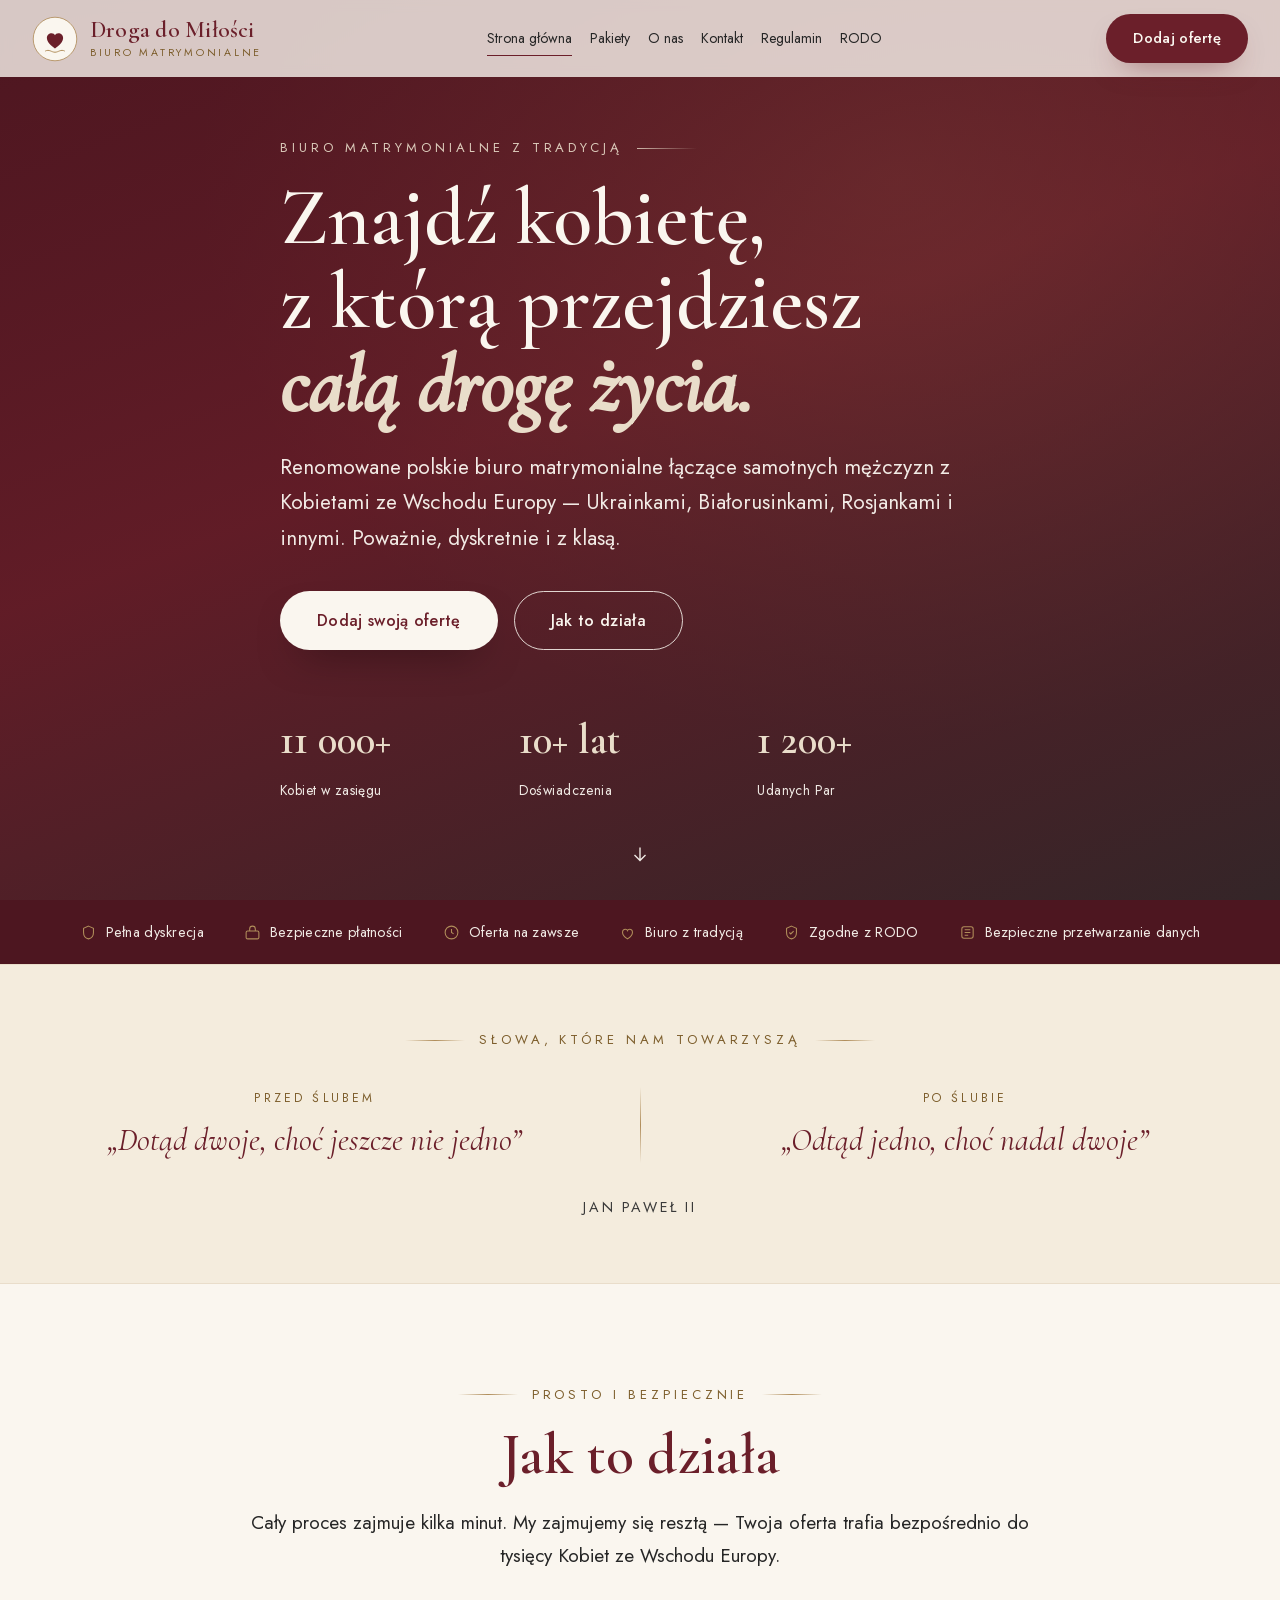
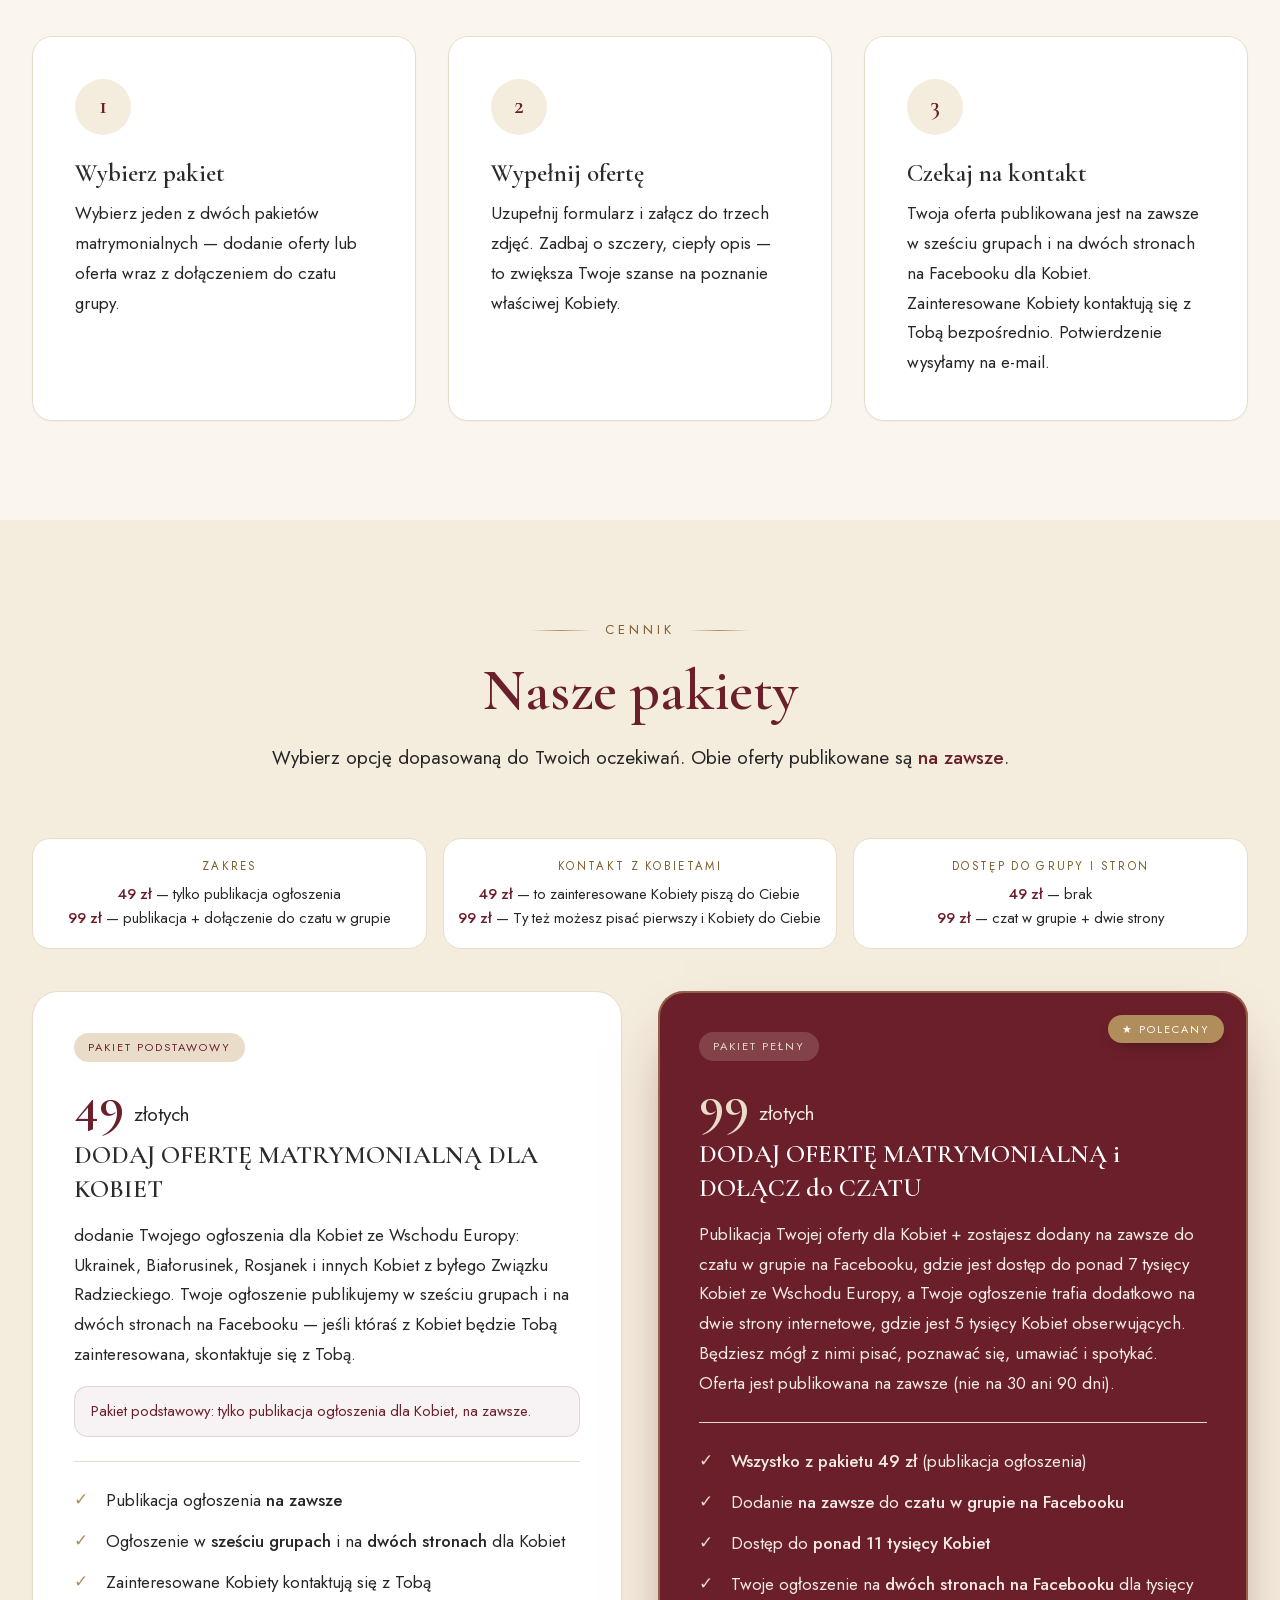
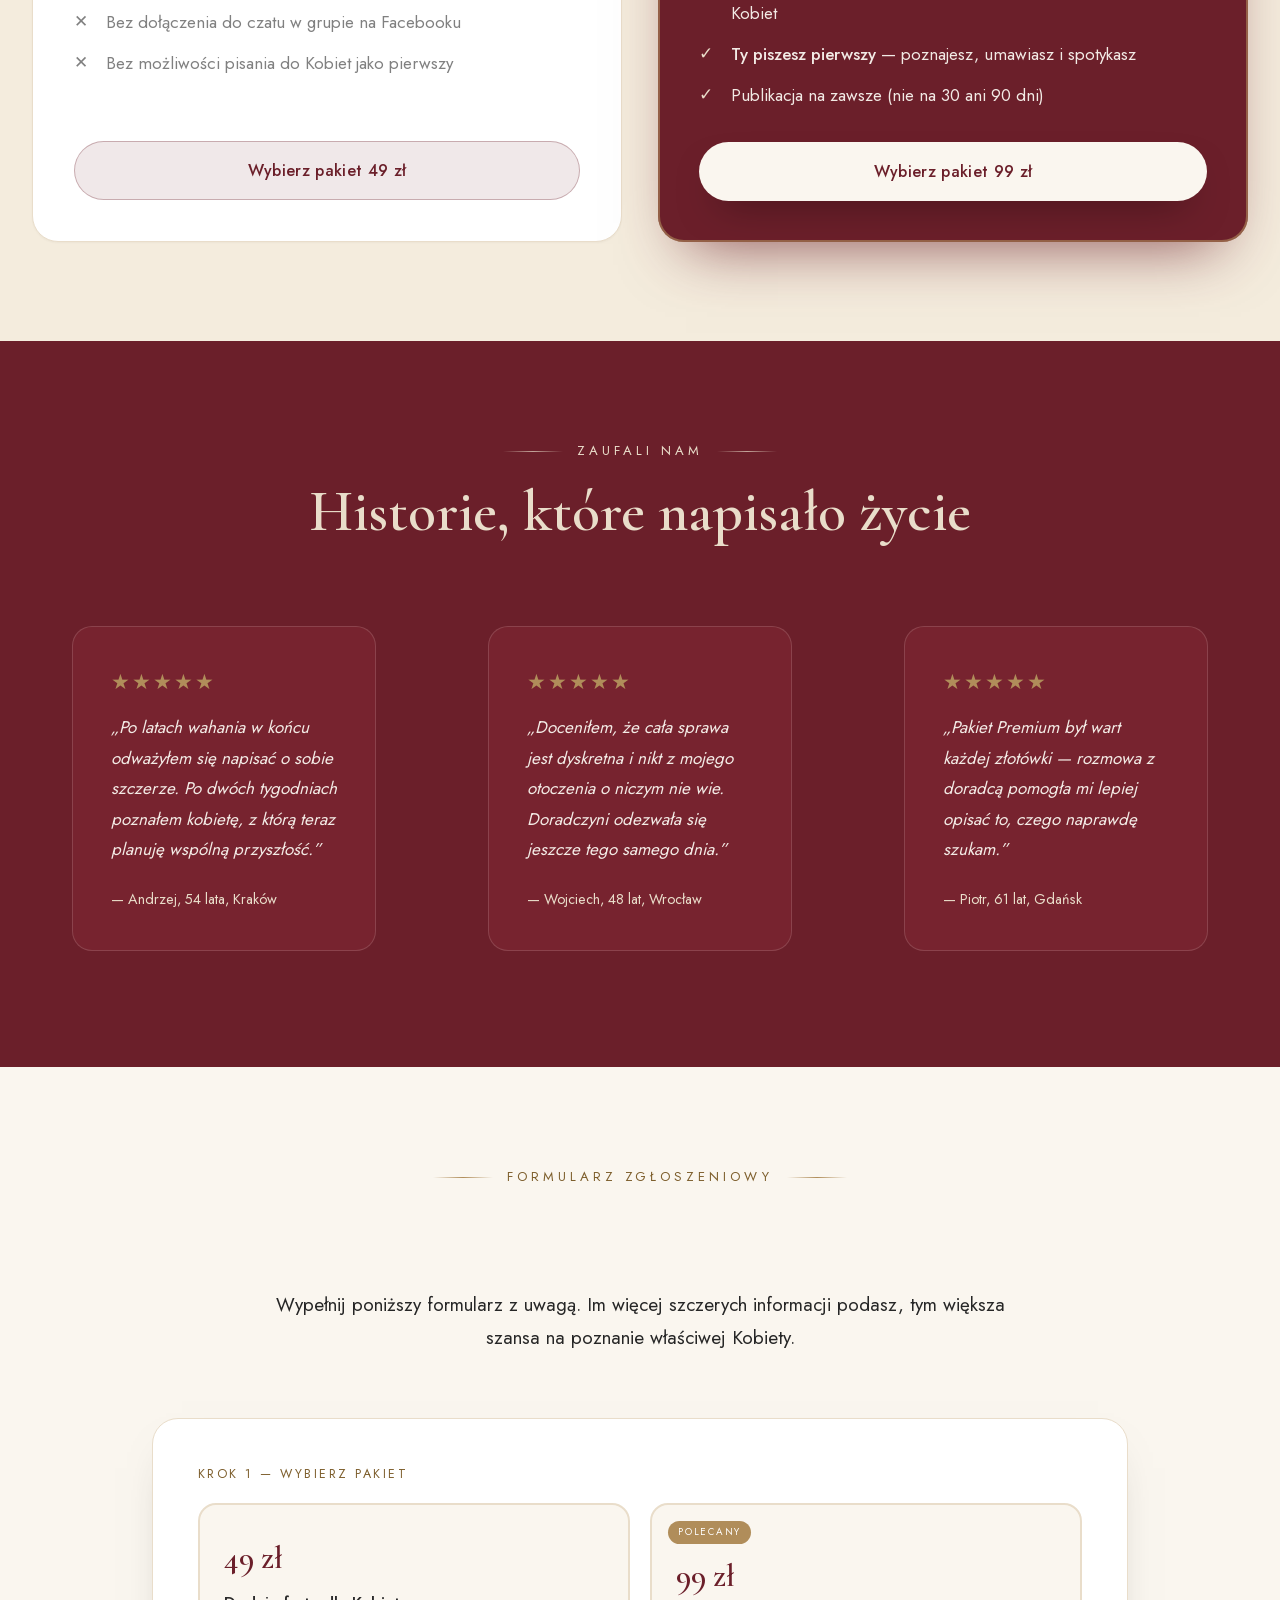
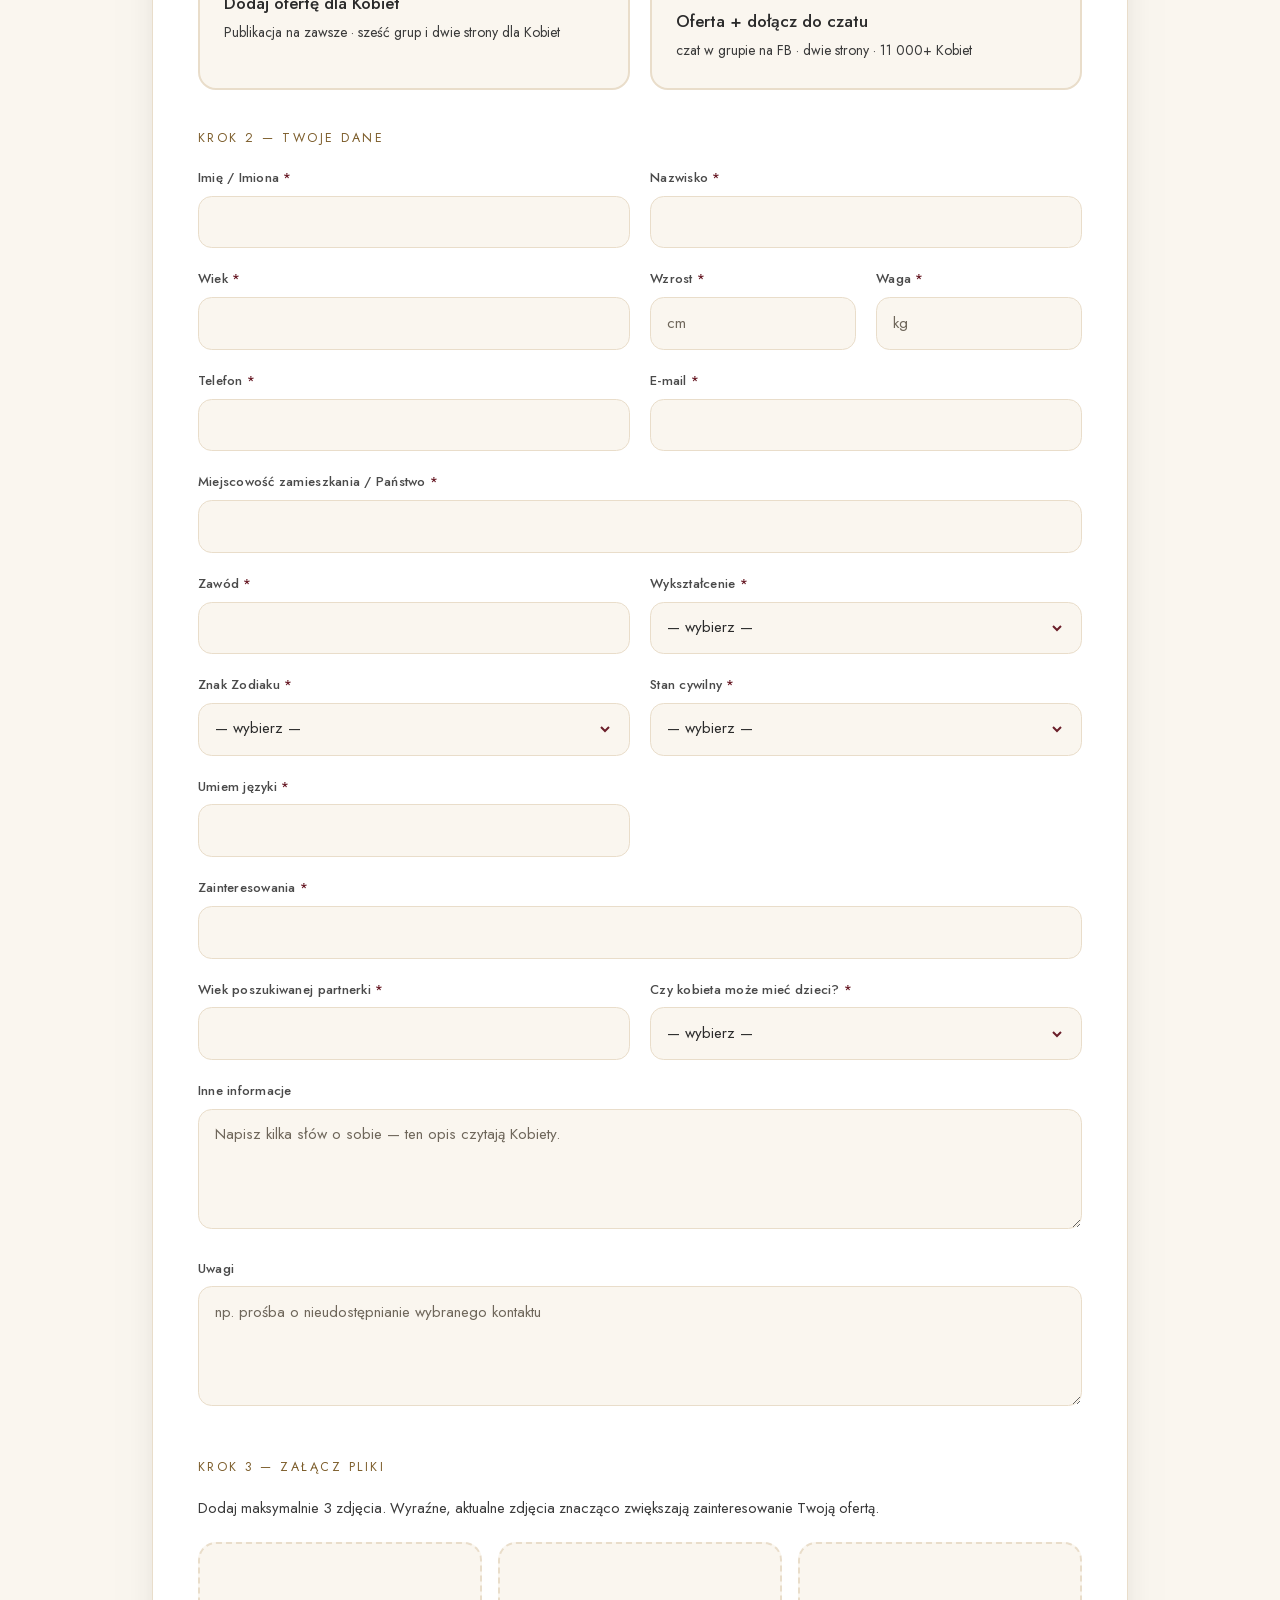
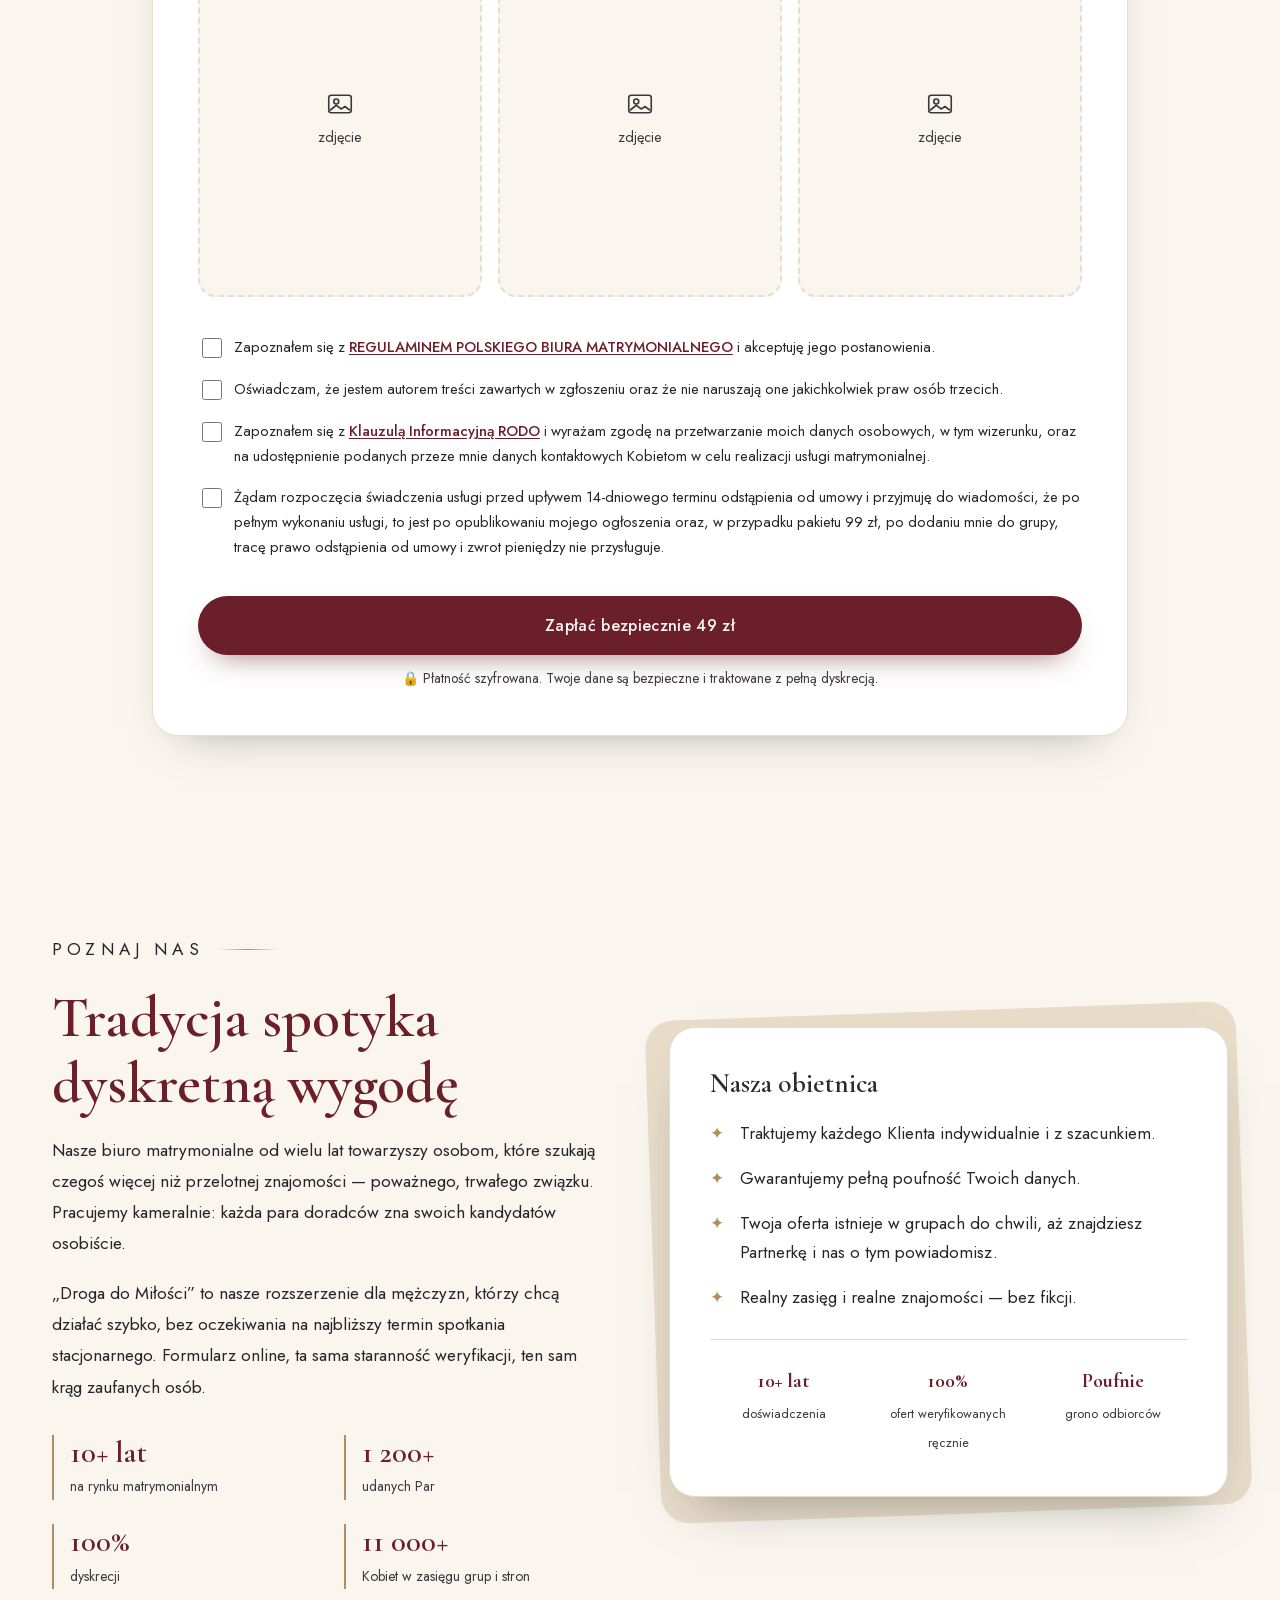
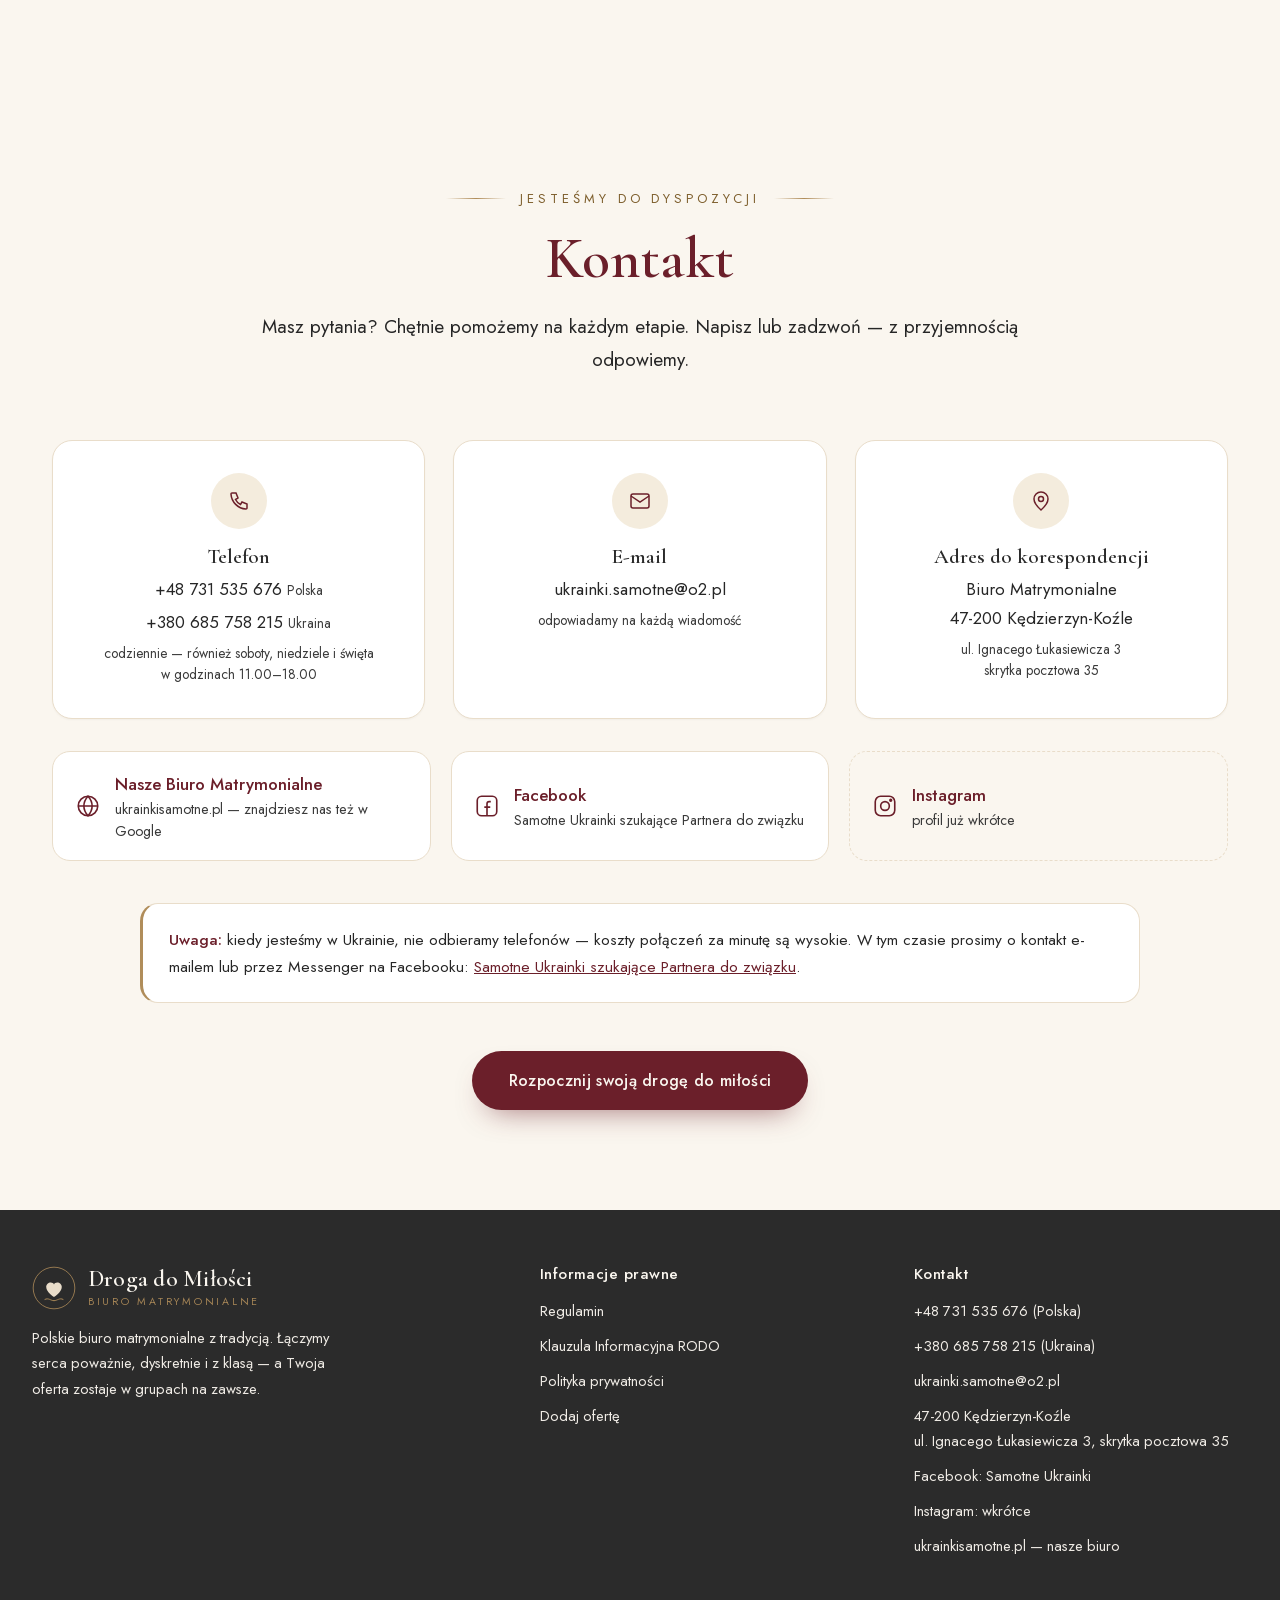
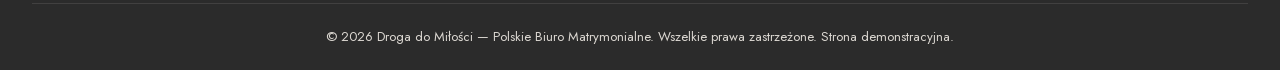
<file: index.html>
<!DOCTYPE html>
<html lang="pl">
<head>
<meta charset="utf-8">
<meta name="viewport" content="width=device-width, initial-scale=1">
<meta name="robots" content="noindex, nofollow">
<title>Droga do Miłości — Polskie Biuro Matrymonialne z Tradycją</title>
<meta name="description" content="Polskie biuro matrymonialne łączące samotnych mężczyzn z Kobietami ze Wschodu Europy. Publikacja oferty na zawsze w sześciu grupach i na dwóch stronach. Pakiety 49 zł i 99 zł.">
<link rel="preload" href="assets/fonts/cormorant-garamond-600-latin.woff2" as="font" type="font/woff2" crossorigin>
<link rel="preload" href="assets/fonts/jost-300-latin.woff2" as="font" type="font/woff2" crossorigin>
<link rel="stylesheet" href="assets/style.css?v=b32b1982">
<link rel="icon" href="data:image/svg+xml,<svg xmlns=%22http://www.w3.org/2000/svg%22 viewBox=%220 0 64 64%22><rect width=%2264%22 height=%2264%22 fill=%22%236B1F2A%22/><path d=%22M32 46s-14-8.6-14-18.2c0-4.8 3.8-8.3 8.2-8.3 2.7 0 5 1.3 5.8 3.4.8-2.1 3.1-3.4 5.8-3.4 4.4 0 8.2 3.5 8.2 8.3C46 37.4 32 46 32 46z%22 fill=%22%23E9DDCA%22/></svg>">
<script>document.documentElement.classList.add('js')</script>
</head>
<body>

<header class="header" id="site-header">
  <div class="wrap header__inner">
    <a class="logo" href="#home" aria-label="Droga do Miłości — Biuro Matrymonialne">
      <svg class="logo__mark" viewBox="0 0 56 56" fill="none" aria-hidden="true">
        <circle cx="28" cy="28" r="26.5" fill="#FAF6EF" stroke="#B08D5A" stroke-width="1"/>
        <path d="M28 39.5s-9.9-6-9.9-12.7c0-3.3 2.7-5.8 5.8-5.8 1.9 0 3.5.9 4.1 2.4.6-1.5 2.2-2.4 4.1-2.4 3.1 0 5.8 2.5 5.8 5.8 0 6.7-9.9 12.7-9.9 12.7z" fill="#6B1F2A"/>
        <path d="M16.5 42.5c4.5-2.4 7.2 1.6 11.5 1.6s7-4 11.5-1.6" stroke="#B08D5A" stroke-width="1.2" stroke-linecap="round" fill="none"/>
      </svg>
      <span class="logo__text">
        <span class="logo__name">Droga do Miłości</span>
        <span class="logo__sub">Biuro Matrymonialne</span>
      </span>
    </a>

    <nav class="mainnav">
      <a href="#home" class="is-active">Strona główna</a>
      <a href="#pakiety">Pakiety</a>
      <a href="#onas">O nas</a>
      <a href="#kontakt">Kontakt</a>
      <a href="regulamin.html">Regulamin</a>
      <a href="rodo.html">RODO</a>
    </nav>

    <a class="btn btn--burgundy btn--sm header__cta" href="#oferta">Dodaj ofertę</a>
    <button class="burger" type="button" aria-label="Menu" aria-expanded="false"><span></span></button>
  </div>
  <div class="mobilenav">
    <div class="wrap">
      <a href="#home">Strona główna</a>
      <a href="#pakiety">Pakiety</a>
      <a href="#onas">O nas</a>
      <a href="#kontakt">Kontakt</a>
      <a href="regulamin.html">Regulamin</a>
      <a href="rodo.html">RODO</a>
      <a class="btn btn--burgundy btn--wide" href="#oferta">Dodaj ofertę</a>
    </div>
  </div>
</header>

<section class="hero" id="home">
  <div class="wrap">
    <div class="hero__inner">
      <p class="ornament ornament--left reveal">Biuro matrymonialne z tradycją</p>
      <h1 class="reveal">Znajdź kobietę,<br>z którą przejdziesz<em>całą drogę życia.</em></h1>
      <p class="hero__lead reveal">Renomowane polskie biuro matrymonialne łączące samotnych mężczyzn z Kobietami ze Wschodu Europy — Ukrainkami, Białorusinkami, Rosjankami i innymi. Poważnie, dyskretnie i z klasą.</p>
      <div class="hero__btns reveal">
        <a class="btn btn--cream" href="#oferta">Dodaj swoją ofertę</a>
        <a class="btn btn--outline-cream" href="#jak">Jak to działa</a>
      </div>
      <div class="hero__stats reveal">
        <div class="hero__stat"><b>11 000+</b><span>Kobiet w zasięgu</span></div>
        <div class="hero__stat"><b>10+ lat</b><span>Doświadczenia</span></div>
        <div class="hero__stat"><b>1 200+</b><span>Udanych Par</span></div>
      </div>
    </div>
  </div>
  <div class="hero__arrow" aria-hidden="true">
    <svg width="22" height="22" viewBox="0 0 24 24" fill="none" stroke="currentColor" stroke-width="1.5"><path d="M12 5v14M6 13l6 6 6-6"/></svg>
  </div>
</section>

<div class="trust">
  <div class="wrap trust__inner">
    <span class="trust__item"><svg viewBox="0 0 24 24" fill="none" stroke="currentColor" stroke-width="1.5"><path d="M12 3l7 3v6c0 4.4-3 8.2-7 9-4-.8-7-4.6-7-9V6l7-3z"/></svg>Pełna dyskrecja</span>
    <span class="trust__item"><svg viewBox="0 0 24 24" fill="none" stroke="currentColor" stroke-width="1.5"><rect x="3" y="10" width="18" height="11" rx="2"/><path d="M8 10V7a4 4 0 118 0v3"/></svg>Bezpieczne płatności</span>
    <span class="trust__item"><svg viewBox="0 0 24 24" fill="none" stroke="currentColor" stroke-width="1.5"><circle cx="12" cy="12" r="9"/><path d="M12 7v5l3 2"/></svg>Oferta na zawsze</span>
    <span class="trust__item"><svg viewBox="0 0 24 24" fill="none" stroke="currentColor" stroke-width="1.5"><path d="M12 21s-7-4.3-7-9.1C5 9.2 6.9 7.5 9.1 7.5c1.3 0 2.5.7 2.9 1.7.4-1 1.6-1.7 2.9-1.7 2.2 0 4.1 1.7 4.1 4.4 0 4.8-7 9.1-7 9.1z"/></svg>Biuro z tradycją</span>
    <span class="trust__item"><svg viewBox="0 0 24 24" fill="none" stroke="currentColor" stroke-width="1.5"><path d="M12 3l7 3v6c0 4.4-3 8.2-7 9-4-.8-7-4.6-7-9V6l7-3z"/><path d="M9 12l2 2 4-4"/></svg>Zgodne z RODO</span>
    <span class="trust__item"><svg viewBox="0 0 24 24" fill="none" stroke="currentColor" stroke-width="1.5"><rect x="4" y="4" width="16" height="16" rx="3"/><path d="M8 12h8M8 16h5M8 8h8"/></svg>Bezpieczne przetwarzanie danych</span>
  </div>
</div>

<section class="jp2">
  <div class="wrap jp2__inner">
    <p class="ornament reveal">Słowa, które nam towarzyszą</p>
    <div class="jp2__grid reveal">
      <div class="jp2__line">
        <span>Przed ślubem</span>
        <p>„Dotąd dwoje, choć jeszcze nie jedno”</p>
      </div>
      <div class="jp2__sep" aria-hidden="true"></div>
      <div class="jp2__line">
        <span>Po ślubie</span>
        <p>„Odtąd jedno, choć nadal dwoje”</p>
      </div>
    </div>
    <p class="jp2__author reveal">Jan Paweł II</p>
  </div>
</section>

<section class="section section--cream" id="jak">
  <div class="wrap">
    <div class="head center">
      <p class="ornament reveal">Prosto i bezpiecznie</p>
      <h2 class="title reveal">Jak to działa</h2>
      <p class="subtitle reveal">Cały proces zajmuje kilka minut. My zajmujemy się resztą — Twoja oferta trafia bezpośrednio do tysięcy Kobiet ze Wschodu Europy.</p>
    </div>
    <div class="cards-3">
      <div class="card reveal">
        <div class="card__num">1</div>
        <h3>Wybierz pakiet</h3>
        <p>Wybierz jeden z dwóch pakietów matrymonialnych — dodanie oferty lub oferta wraz z dołączeniem do czatu grupy.</p>
      </div>
      <div class="card reveal">
        <div class="card__num">2</div>
        <h3>Wypełnij ofertę</h3>
        <p>Uzupełnij formularz i załącz do trzech zdjęć. Zadbaj o szczery, ciepły opis — to zwiększa Twoje szanse na poznanie właściwej Kobiety.</p>
      </div>
      <div class="card reveal">
        <div class="card__num">3</div>
        <h3>Czekaj na kontakt</h3>
        <p>Twoja oferta publikowana jest na zawsze w sześciu grupach i na dwóch stronach na Facebooku dla Kobiet. Zainteresowane Kobiety kontaktują się z Tobą bezpośrednio. Potwierdzenie wysyłamy na e-mail.</p>
      </div>
    </div>
  </div>
</section>

<section class="section section--beige" id="pakiety">
  <div class="wrap">
    <div class="head center">
      <p class="ornament reveal">Cennik</p>
      <h2 class="title reveal">Nasze pakiety</h2>
      <p class="subtitle reveal">Wybierz opcję dopasowaną do Twoich oczekiwań. Obie oferty publikowane są <strong>na zawsze</strong>.</p>
    </div>

    <div class="compare reveal">
      <div class="compare__box">
        <div class="compare__label">Zakres</div>
        <p><b>49 zł</b> — tylko publikacja ogłoszenia<br><b>99 zł</b> — publikacja + dołączenie do czatu w grupie</p>
      </div>
      <div class="compare__box">
        <div class="compare__label">Kontakt z Kobietami</div>
        <p><b>49 zł</b> — to zainteresowane Kobiety piszą do Ciebie<br><b>99 zł</b> — Ty też możesz pisać pierwszy i Kobiety do Ciebie</p>
      </div>
      <div class="compare__box">
        <div class="compare__label">Dostęp do grupy i stron</div>
        <p><b>49 zł</b> — brak<br><b>99 zł</b> — czat w grupie + dwie strony</p>
      </div>
    </div>

    <div class="plans">
      <article class="plan plan--basic reveal">
        <span class="plan__tag">Pakiet podstawowy</span>
        <div class="plan__price"><b>49</b><span>złotych</span></div>
        <h3>DODAJ OFERTĘ MATRYMONIALNĄ DLA KOBIET</h3>
        <p class="plan__desc">dodanie Twojego ogłoszenia dla Kobiet ze Wschodu Europy: Ukrainek, Białorusinek, Rosjanek i innych Kobiet z byłego Związku Radzieckiego. Twoje ogłoszenie publikujemy w sześciu grupach i na dwóch stronach na Facebooku — jeśli któraś z Kobiet będzie Tobą zainteresowana, skontaktuje się z Tobą.</p>
        <p class="plan__note">Pakiet podstawowy: tylko publikacja ogłoszenia dla Kobiet, na zawsze.</p>
        <ul class="plan__list">
          <li><i>✓</i><span>Publikacja ogłoszenia <strong>na zawsze</strong></span></li>
          <li><i>✓</i><span>Ogłoszenie w <strong>sześciu grupach</strong> i na <strong>dwóch stronach</strong> dla Kobiet</span></li>
          <li><i>✓</i><span>Zainteresowane Kobiety kontaktują się z Tobą</span></li>
          <li class="off"><i>✕</i><span>Bez dołączenia do czatu w grupie na Facebooku</span></li>
          <li class="off"><i>✕</i><span>Bez możliwości pisania do Kobiet jako pierwszy</span></li>
        </ul>
        <button class="btn btn--soft btn--wide" type="button" data-pick="49">Wybierz pakiet 49 zł</button>
      </article>

      <article class="plan plan--full reveal">
        <span class="plan__badge">★ Polecany</span>
        <span class="plan__tag">Pakiet pełny</span>
        <div class="plan__price"><b>99</b><span>złotych</span></div>
        <h3>DODAJ OFERTĘ MATRYMONIALNĄ i DOŁĄCZ do CZATU</h3>
        <p class="plan__desc">Publikacja Twojej oferty dla Kobiet + zostajesz dodany na zawsze do czatu w grupie na Facebooku, gdzie jest dostęp do ponad 7 tysięcy Kobiet ze Wschodu Europy, a Twoje ogłoszenie trafia dodatkowo na dwie strony internetowe, gdzie jest 5 tysięcy Kobiet obserwujących. Będziesz mógł z nimi pisać, poznawać się, umawiać i spotykać. Oferta jest publikowana na zawsze (nie na 30 ani 90 dni).</p>
        <ul class="plan__list">
          <li><i>✓</i><span><strong>Wszystko z pakietu 49 zł</strong> (publikacja ogłoszenia)</span></li>
          <li><i>✓</i><span>Dodanie <strong>na zawsze</strong> do <strong>czatu w grupie na Facebooku</strong></span></li>
          <li><i>✓</i><span>Dostęp do <strong>ponad 11 tysięcy Kobiet</strong></span></li>
          <li><i>✓</i><span>Twoje ogłoszenie na <strong>dwóch stronach na Facebooku</strong> dla tysięcy Kobiet</span></li>
          <li><i>✓</i><span><strong>Ty piszesz pierwszy</strong> — poznajesz, umawiasz i spotykasz</span></li>
          <li><i>✓</i><span>Publikacja na zawsze (nie na 30 ani 90 dni)</span></li>
        </ul>
        <button class="btn btn--cream btn--wide" type="button" data-pick="99">Wybierz pakiet 99 zł</button>
      </article>
    </div>
  </div>
</section>

<section class="section section--burgundy">
  <div class="wrap">
    <div class="head center">
      <p class="ornament ornament--light reveal">Zaufali nam</p>
      <h2 class="title reveal">Historie, które napisało życie</h2>
    </div>
    <div class="quotes">
      <figure class="quote reveal">
        <div class="quote__stars">★★★★★</div>
        <blockquote>„Po latach wahania w końcu odważyłem się napisać o sobie szczerze. Po dwóch tygodniach poznałem kobietę, z którą teraz planuję wspólną przyszłość.”</blockquote>
        <figcaption>— Andrzej, 54 lata, Kraków</figcaption>
      </figure>
      <figure class="quote reveal">
        <div class="quote__stars">★★★★★</div>
        <blockquote>„Doceniłem, że cała sprawa jest dyskretna i nikt z mojego otoczenia o niczym nie wie. Doradczyni odezwała się jeszcze tego samego dnia.”</blockquote>
        <figcaption>— Wojciech, 48 lat, Wrocław</figcaption>
      </figure>
      <figure class="quote reveal">
        <div class="quote__stars">★★★★★</div>
        <blockquote>„Pakiet Premium był wart każdej złotówki — rozmowa z doradcą pomogła mi lepiej opisać to, czego naprawdę szukam.”</blockquote>
        <figcaption>— Piotr, 61 lat, Gdańsk</figcaption>
      </figure>
    </div>
  </div>
</section>

<section class="section section--cream" id="oferta">
  <div class="wrap wrap--narrow">
    <div class="head center">
      <p class="ornament reveal">Formularz zgłoszeniowy</p>
      <h2 class="title reveal">Dodaj swoją ofertę</h2>
      <p class="subtitle reveal">Wypełnij poniższy formularz z uwagą. Im więcej szczerych informacji podasz, tym większa szansa na poznanie właściwej Kobiety.</p>
    </div>

    <form class="form-card reveal" id="offer-form" novalidate>
      <p class="step-label">Krok 1 — Wybierz pakiet</p>
      <div class="pkg-grid">
        <label class="pkg-card">
          <input type="radio" name="pakiet" value="49">
          <span class="pkg-check">✓</span>
          <span class="pkg-price">49 zł</span>
          <span class="pkg-name">Dodaj ofertę dla Kobiet</span>
          <span class="pkg-desc">Publikacja na zawsze · sześć grup i dwie strony dla Kobiet</span>
        </label>
        <label class="pkg-card pkg-card--full">
          <input type="radio" name="pakiet" value="99">
          <span class="pkg-check">✓</span>
          <span class="pkg-flag">Polecany</span>
          <span class="pkg-price">99 zł</span>
          <span class="pkg-name">Oferta + dołącz do czatu</span>
          <span class="pkg-desc">czat w grupie na FB · dwie strony · 11 000+ Kobiet</span>
        </label>
      </div>
      <p class="form-warn" data-warn-pkg>Prosimy wybrać pakiet, aby kontynuować.</p>

      <p class="step-label" style="margin-top:2rem">Krok 2 — Twoje dane</p>
      <div class="grid-2">
        <div><label class="lbl" for="imie">Imię / Imiona <span class="req">*</span></label><input class="field" id="imie" name="imie" type="text" required autocomplete="given-name"></div>
        <div><label class="lbl" for="nazwisko">Nazwisko <span class="req">*</span></label><input class="field" id="nazwisko" name="nazwisko" type="text" required autocomplete="family-name"></div>
        <div><label class="lbl" for="wiek">Wiek <span class="req">*</span></label><input class="field" id="wiek" name="wiek" type="number" min="18" max="99" required></div>
        <div class="pair">
          <div><label class="lbl" for="wzrost">Wzrost <span class="req">*</span></label><input class="field" id="wzrost" name="wzrost" type="text" required placeholder="cm"></div>
          <div><label class="lbl" for="waga">Waga <span class="req">*</span></label><input class="field" id="waga" name="waga" type="text" required placeholder="kg"></div>
        </div>
        <div><label class="lbl" for="telefon">Telefon <span class="req">*</span></label><input class="field" id="telefon" name="telefon" type="tel" required autocomplete="tel"></div>
        <div><label class="lbl" for="email">E-mail <span class="req">*</span></label><input class="field" id="email" name="email" type="email" required autocomplete="email"></div>
        <div class="col-2"><label class="lbl" for="miejscowosc">Miejscowość zamieszkania / Państwo <span class="req">*</span></label><input class="field" id="miejscowosc" name="miejscowosc" type="text" required></div>
        <div><label class="lbl" for="zawod">Zawód <span class="req">*</span></label><input class="field" id="zawod" name="zawod" type="text" required></div>
        <div>
          <label class="lbl" for="wyksztalcenie">Wykształcenie <span class="req">*</span></label>
          <select class="field" id="wyksztalcenie" name="wyksztalcenie" required>
            <option value="">— wybierz —</option><option>Podstawowe</option><option>Zawodowe</option><option>Średnie</option><option>Wyższe</option>
          </select>
        </div>
        <div>
          <label class="lbl" for="zodiak">Znak Zodiaku <span class="req">*</span></label>
          <select class="field" id="zodiak" name="zodiak" required>
            <option value="">— wybierz —</option><option>Baran</option><option>Byk</option><option>Bliźnięta</option><option>Rak</option><option>Lew</option><option>Panna</option><option>Waga</option><option>Skorpion</option><option>Strzelec</option><option>Koziorożec</option><option>Wodnik</option><option>Ryby</option>
          </select>
        </div>
        <div>
          <label class="lbl" for="stan">Stan cywilny <span class="req">*</span></label>
          <select class="field" id="stan" name="stan" required>
            <option value="">— wybierz —</option><option>Kawaler</option><option>Rozwiedziony</option><option>Wdowiec</option><option>W separacji</option>
          </select>
        </div>
        <div><label class="lbl" for="jezyki">Umiem języki <span class="req">*</span></label><input class="field" id="jezyki" name="jezyki" type="text" required></div>
        <div class="col-2"><label class="lbl" for="zainteresowania">Zainteresowania <span class="req">*</span></label><input class="field" id="zainteresowania" name="zainteresowania" type="text" required></div>
        <div><label class="lbl" for="wiek-partnerki">Wiek poszukiwanej partnerki <span class="req">*</span></label><input class="field" id="wiek-partnerki" name="wiek-partnerki" type="text" required></div>
        <div>
          <label class="lbl" for="dzieci">Czy kobieta może mieć dzieci? <span class="req">*</span></label>
          <select class="field" id="dzieci" name="dzieci" required>
            <option value="">— wybierz —</option><option>Tak</option><option>Nie</option><option>Nie ma to znaczenia</option>
          </select>
        </div>
        <div class="col-2"><label class="lbl" for="inne">Inne informacje</label><textarea class="field" id="inne" name="inne" placeholder="Napisz kilka słów o sobie — ten opis czytają Kobiety."></textarea></div>
        <div class="col-2"><label class="lbl" for="uwagi">Uwagi</label><textarea class="field" id="uwagi" name="uwagi" placeholder="np. prośba o nieudostępnianie wybranego kontaktu"></textarea></div>
      </div>
      <p class="form-warn" data-warn-data>Prosimy uzupełnić zaznaczone pola.</p>

      <p class="step-label" style="margin-top:2.6rem">Krok 3 — Załącz pliki</p>
      <p class="step-hint">Dodaj maksymalnie 3 zdjęcia. Wyraźne, aktualne zdjęcia znacząco zwiększają zainteresowanie Twoją ofertą.</p>
      <div class="dropzones">
        <label class="dropzone">
          <input type="file" accept="image/*">
          <svg viewBox="0 0 24 24" fill="none" stroke="currentColor" stroke-width="1.3"><rect x="3" y="5" width="18" height="14" rx="2"/><circle cx="9" cy="10" r="2"/><path d="M4 17l5-4 4 3 3-2 4 3"/></svg>
          <span>zdjęcie</span>
          <img alt="Podgląd zdjęcia">
          <button class="dropzone__remove" type="button" aria-label="Usuń zdjęcie">✕</button>
        </label>
        <label class="dropzone">
          <input type="file" accept="image/*">
          <svg viewBox="0 0 24 24" fill="none" stroke="currentColor" stroke-width="1.3"><rect x="3" y="5" width="18" height="14" rx="2"/><circle cx="9" cy="10" r="2"/><path d="M4 17l5-4 4 3 3-2 4 3"/></svg>
          <span>zdjęcie</span>
          <img alt="Podgląd zdjęcia">
          <button class="dropzone__remove" type="button" aria-label="Usuń zdjęcie">✕</button>
        </label>
        <label class="dropzone">
          <input type="file" accept="image/*">
          <svg viewBox="0 0 24 24" fill="none" stroke="currentColor" stroke-width="1.3"><rect x="3" y="5" width="18" height="14" rx="2"/><circle cx="9" cy="10" r="2"/><path d="M4 17l5-4 4 3 3-2 4 3"/></svg>
          <span>zdjęcie</span>
          <img alt="Podgląd zdjęcia">
          <button class="dropzone__remove" type="button" aria-label="Usuń zdjęcie">✕</button>
        </label>
      </div>

      <div class="consents">
        <label class="consent"><input type="checkbox" required><span>Zapoznałem się z <a href="regulamin.html">REGULAMINEM POLSKIEGO BIURA MATRYMONIALNEGO</a> i akceptuję jego postanowienia.</span></label>
        <label class="consent"><input type="checkbox" required><span>Oświadczam, że jestem autorem treści zawartych w zgłoszeniu oraz że nie naruszają one jakichkolwiek praw osób trzecich.</span></label>
        <label class="consent"><input type="checkbox" required><span>Zapoznałem się z <a href="rodo.html">Klauzulą Informacyjną RODO</a> i wyrażam zgodę na przetwarzanie moich danych osobowych, w tym wizerunku, oraz na udostępnienie podanych przeze mnie danych kontaktowych Kobietom w celu realizacji usługi matrymonialnej.</span></label>
        <label class="consent"><input type="checkbox" required><span>Żądam rozpoczęcia świadczenia usługi przed upływem 14-dniowego terminu odstąpienia od umowy i przyjmuję do wiadomości, że po pełnym wykonaniu usługi, to jest po opublikowaniu mojego ogłoszenia oraz, w przypadku pakietu 99 zł, po dodaniu mnie do grupy, tracę prawo odstąpienia od umowy i zwrot pieniędzy nie przysługuje.</span></label>
      </div>
      <p class="form-warn" data-warn-consents>Prosimy zaznaczyć wszystkie cztery zgody, aby przejść do płatności.</p>

      <div class="form-foot">
        <button class="btn btn--burgundy btn--wide" type="submit" data-pay>Zapłać bezpiecznie 49 zł</button>
        <p>🔒 Płatność szyfrowana. Twoje dane są bezpieczne i traktowane z pełną dyskrecją.</p>
      </div>
    </form>
  </div>
</section>

<section class="section section--cream" id="onas">
  <div class="wrap wrap--mid about">
    <div class="reveal">
      <p class="ornament ornament--left">Poznaj nas</p>
      <h2 class="title">Tradycja spotyka dyskretną wygodę</h2>
      <p>Nasze biuro matrymonialne od wielu lat towarzyszy osobom, które szukają czegoś więcej niż przelotnej znajomości — poważnego, trwałego związku. Pracujemy kameralnie: każda para doradców zna swoich kandydatów osobiście.</p>
      <p>„Droga do Miłości” to nasze rozszerzenie dla mężczyzn, którzy chcą działać szybko, bez oczekiwania na najbliższy termin spotkania stacjonarnego. Formularz online, ta sama staranność weryfikacji, ten sam krąg zaufanych osób.</p>
      <div class="about__stats">
        <div class="about__stat"><b>10+ lat</b><span>na rynku matrymonialnym</span></div>
        <div class="about__stat"><b>1 200+</b><span>udanych Par</span></div>
        <div class="about__stat"><b>100%</b><span>dyskrecji</span></div>
        <div class="about__stat"><b>11 000+</b><span>Kobiet w zasięgu grup i stron</span></div>
      </div>
    </div>
    <div class="reveal">
      <div class="promise-wrap">
        <div class="promise">
          <h3>Nasza obietnica</h3>
          <ul>
            <li><i>✦</i><span>Traktujemy każdego Klienta indywidualnie i z szacunkiem.</span></li>
            <li><i>✦</i><span>Gwarantujemy pełną poufność Twoich danych.</span></li>
            <li><i>✦</i><span>Twoja oferta istnieje w grupach do chwili, aż znajdziesz Partnerkę i nas o tym powiadomisz.</span></li>
            <li><i>✦</i><span>Realny zasięg i realne znajomości — bez fikcji.</span></li>
          </ul>
          <div class="promise__foot">
            <div><b>10+ lat</b><span>doświadczenia</span></div>
            <div><b>100%</b><span>ofert weryfikowanych ręcznie</span></div>
            <div><b>Poufnie</b><span>grono odbiorców</span></div>
          </div>
        </div>
      </div>
    </div>
  </div>
</section>

<section class="section section--cream" id="kontakt">
  <div class="wrap wrap--mid">
    <div class="head center">
      <p class="ornament reveal">Jesteśmy do dyspozycji</p>
      <h2 class="title reveal">Kontakt</h2>
      <p class="subtitle reveal">Masz pytania? Chętnie pomożemy na każdym etapie. Napisz lub zadzwoń — z przyjemnością odpowiemy.</p>
    </div>

    <div class="contacts">
      <div class="contact reveal">
        <div class="contact__icon"><svg viewBox="0 0 24 24" fill="none" stroke="currentColor" stroke-width="1.5"><path d="M5 4h4l2 5-2.5 1.5a11 11 0 005 5L15 13l5 2v4a1 1 0 01-1.1 1A16 16 0 014 5.1 1 1 0 015 4z"/></svg></div>
        <h3>Telefon</h3>
        <p><a href="tel:+48731535676">+48 731 535 676</a> <em>Polska</em></p>
        <p><a href="tel:+380685758215">+380 685 758 215</a> <em>Ukraina</em></p>
        <small>codziennie — również soboty, niedziele i święta<br>w godzinach 11.00–18.00</small>
      </div>
      <div class="contact reveal">
        <div class="contact__icon"><svg viewBox="0 0 24 24" fill="none" stroke="currentColor" stroke-width="1.5"><rect x="3" y="5" width="18" height="14" rx="2"/><path d="M3 7l9 6 9-6"/></svg></div>
        <h3>E-mail</h3>
        <p><a href="mailto:ukrainki.samotne@o2.pl">ukrainki.samotne@o2.pl</a></p>
        <small>odpowiadamy na każdą wiadomość</small>
      </div>
      <div class="contact reveal">
        <div class="contact__icon"><svg viewBox="0 0 24 24" fill="none" stroke="currentColor" stroke-width="1.5"><path d="M12 21s7-6.2 7-11a7 7 0 10-14 0c0 4.8 7 11 7 11z"/><circle cx="12" cy="10" r="2.5"/></svg></div>
        <h3>Adres do korespondencji</h3>
        <p>Biuro Matrymonialne<br>47-200 Kędzierzyn-Koźle</p>
        <small>ul. Ignacego Łukasiewicza 3<br>skrytka pocztowa 35</small>
      </div>
    </div>

    <div class="links">
      <a class="link-card reveal" href="http://www.ukrainkisamotne.pl/" target="_blank" rel="noopener">
        <svg viewBox="0 0 24 24" fill="none" stroke="currentColor" stroke-width="1.5"><circle cx="12" cy="12" r="9"/><path d="M3 12h18M12 3c2.5 2.7 3.8 5.7 3.8 9s-1.3 6.3-3.8 9c-2.5-2.7-3.8-5.7-3.8-9S9.5 5.7 12 3z"/></svg>
        <div><b>Nasze Biuro Matrymonialne</b><span>ukrainkisamotne.pl — znajdziesz nas też w Google</span></div>
      </a>
      <a class="link-card reveal" href="https://www.facebook.com/profile.php?id=100050317462253" target="_blank" rel="noopener">
        <svg viewBox="0 0 24 24" fill="none" stroke="currentColor" stroke-width="1.5"><rect x="3" y="3" width="18" height="18" rx="4"/><path d="M15.5 8H14a2 2 0 00-2 2v11M9.5 13h5.5"/></svg>
        <div><b>Facebook</b><span>Samotne Ukrainki szukające Partnera do związku</span></div>
      </a>
      <div class="link-card link-card--soon reveal">
        <svg viewBox="0 0 24 24" fill="none" stroke="currentColor" stroke-width="1.5"><rect x="3" y="3" width="18" height="18" rx="5"/><circle cx="12" cy="12" r="4"/><circle cx="17.3" cy="6.7" r=".8" fill="currentColor"/></svg>
        <div><b>Instagram</b><span>profil już wkrótce</span></div>
      </div>
    </div>

    <p class="contact-note reveal"><strong>Uwaga:</strong> kiedy jesteśmy w Ukrainie, nie odbieramy telefonów — koszty połączeń za minutę są wysokie. W tym czasie prosimy o kontakt e-mailem lub przez Messenger na Facebooku: <a href="https://www.facebook.com/profile.php?id=100050317462253" target="_blank" rel="noopener" style="color:var(--burgundy)">Samotne Ukrainki szukające Partnera do związku</a>.</p>

    <div class="contact-cta">
      <a class="btn btn--burgundy reveal" href="#oferta">Rozpocznij swoją drogę do miłości</a>
    </div>
  </div>
</section>

<footer class="footer">
  <div class="wrap">
    <div class="footer__grid">
      <div>
        <div class="footer__logo">
          <svg class="logo__mark" viewBox="0 0 56 56" fill="none" aria-hidden="true" style="width:44px;height:44px">
            <circle cx="28" cy="28" r="26.5" fill="none" stroke="#B08D5A" stroke-width="1"/>
            <path d="M28 39.5s-9.9-6-9.9-12.7c0-3.3 2.7-5.8 5.8-5.8 1.9 0 3.5.9 4.1 2.4.6-1.5 2.2-2.4 4.1-2.4 3.1 0 5.8 2.5 5.8 5.8 0 6.7-9.9 12.7-9.9 12.7z" fill="#E9DDCA"/>
            <path d="M16.5 42.5c4.5-2.4 7.2 1.6 11.5 1.6s7-4 11.5-1.6" stroke="#B08D5A" stroke-width="1.2" stroke-linecap="round" fill="none"/>
          </svg>
          <span class="logo__text">
            <span class="logo__name">Droga do Miłości</span>
            <span class="logo__sub">Biuro Matrymonialne</span>
          </span>
        </div>
        <p>Polskie biuro matrymonialne z tradycją. Łączymy serca poważnie, dyskretnie i z klasą — a Twoja oferta zostaje w grupach na zawsze.</p>
      </div>
      <div>
        <h4>Informacje prawne</h4>
        <ul>
          <li><a href="regulamin.html">Regulamin</a></li>
          <li><a href="rodo.html">Klauzula Informacyjna RODO</a></li>
          <li><a href="rodo.html#prywatnosc">Polityka prywatności</a></li>
          <li><a href="#oferta">Dodaj ofertę</a></li>
        </ul>
      </div>
      <div>
        <h4>Kontakt</h4>
        <ul>
          <li><a href="tel:+48731535676">+48 731 535 676</a> (Polska)</li>
          <li><a href="tel:+380685758215">+380 685 758 215</a> (Ukraina)</li>
          <li><a href="mailto:ukrainki.samotne@o2.pl">ukrainki.samotne@o2.pl</a></li>
          <li>47-200 Kędzierzyn-Koźle<br>ul. Ignacego Łukasiewicza 3, skrytka pocztowa 35</li>
          <li><a href="https://www.facebook.com/profile.php?id=100050317462253" target="_blank" rel="noopener">Facebook: Samotne Ukrainki</a></li>
          <li>Instagram: wkrótce</li>
          <li><a href="http://www.ukrainkisamotne.pl/" target="_blank" rel="noopener">ukrainkisamotne.pl — nasze biuro</a></li>
        </ul>
      </div>
    </div>
    <div class="footer__bottom">
      © <span id="year">2026</span> Droga do Miłości — Polskie Biuro Matrymonialne. Wszelkie prawa zastrzeżone. Strona demonstracyjna.
    </div>
  </div>
</footer>

<div class="overlay overlay--loading" id="loading">
  <div class="spinner"></div>
  <h3>Przetwarzanie płatności…</h3>
  <p>Prosimy o chwilę cierpliwości</p>
</div>

<div class="overlay overlay--success" id="success">
  <div class="modal">
    <div class="modal__icon">
      <svg viewBox="0 0 24 24" fill="none" stroke="currentColor" stroke-width="2"><path d="M5 12l5 5L19 7"/></svg>
    </div>
    <h3>Dziękujemy!</h3>
    <p class="modal__sub">Płatność zakończona sukcesem</p>
    <div class="modal__body" id="success-body"></div>
    <div class="modal__hint">Automatyczna wiadomość z potwierdzeniem wysłana na e-mail. W wersji demonstracyjnej płatność nie została pobrana.</div>
    <button class="btn btn--burgundy" type="button" id="close-success" style="margin-top:1.6rem">Zamknij</button>
  </div>
</div>

<script src="assets/app.js?v=febe28c4" defer></script>
</body>
</html>
</file>
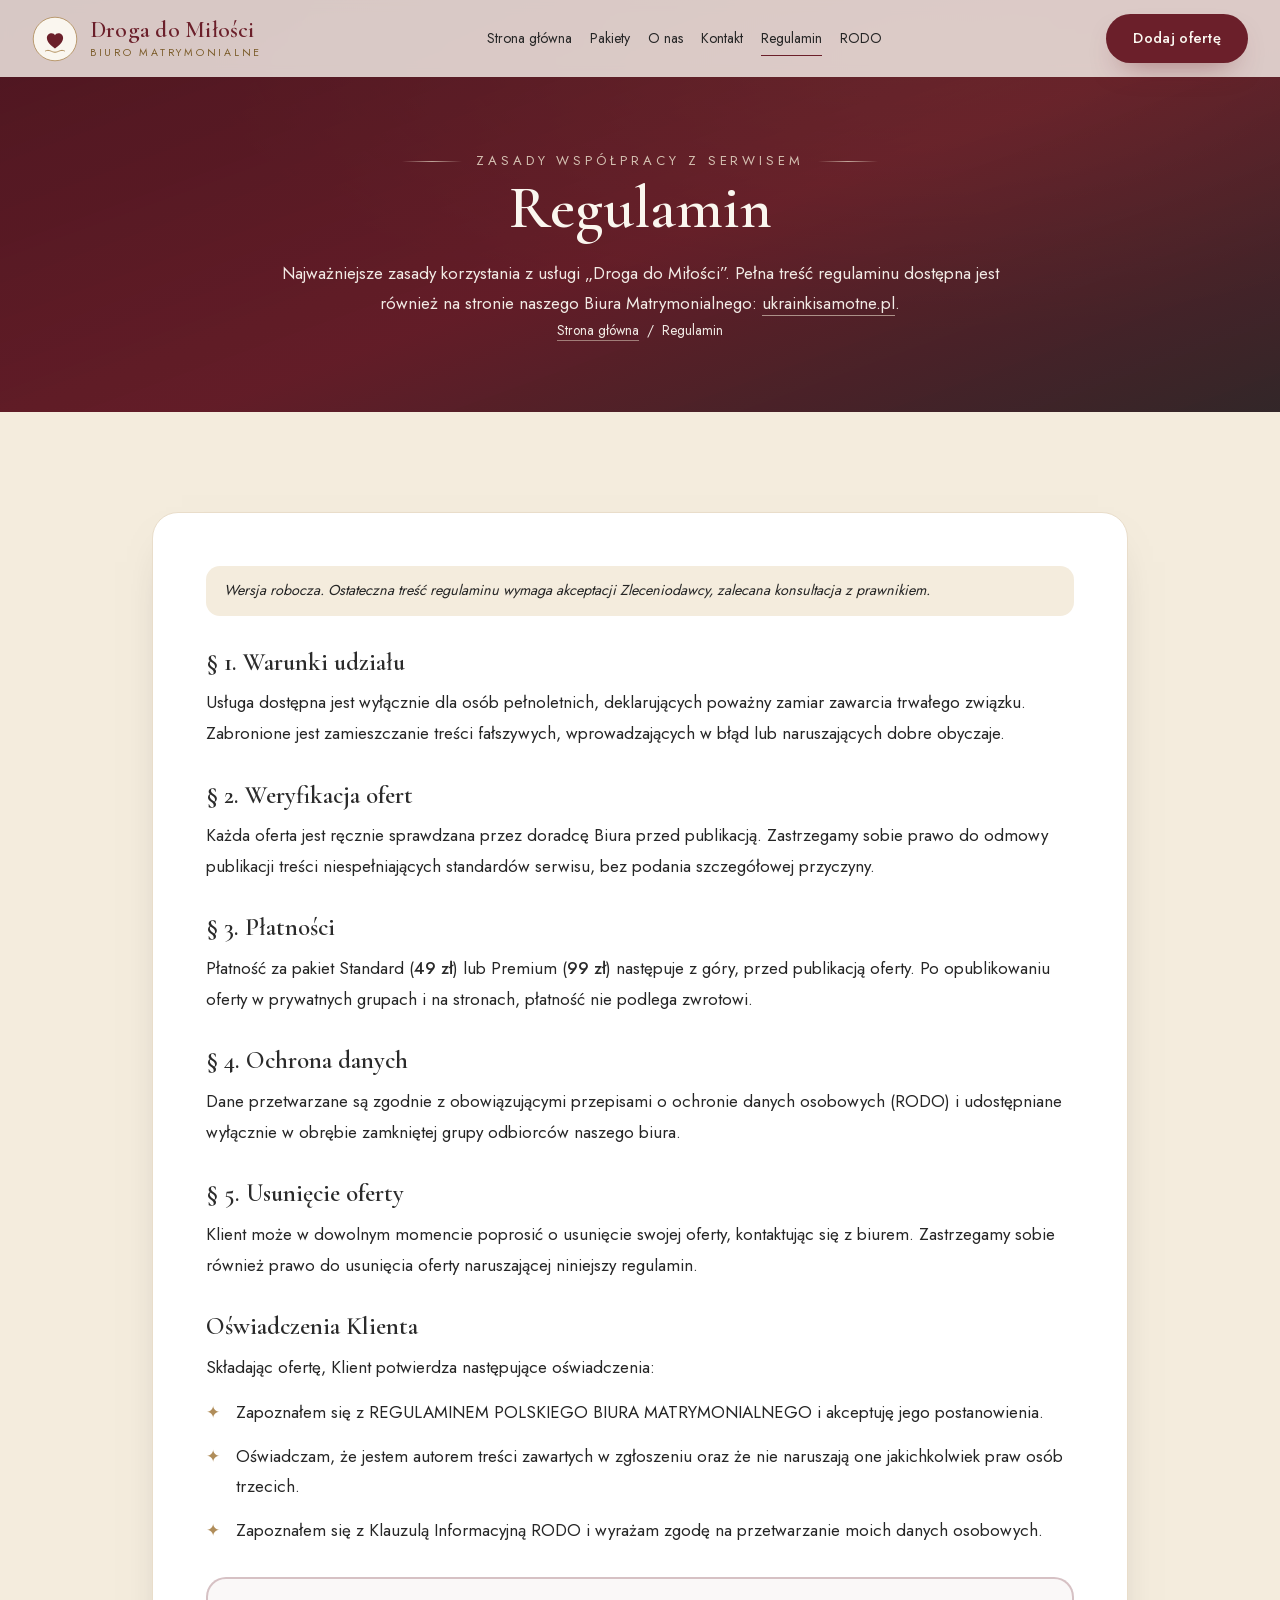
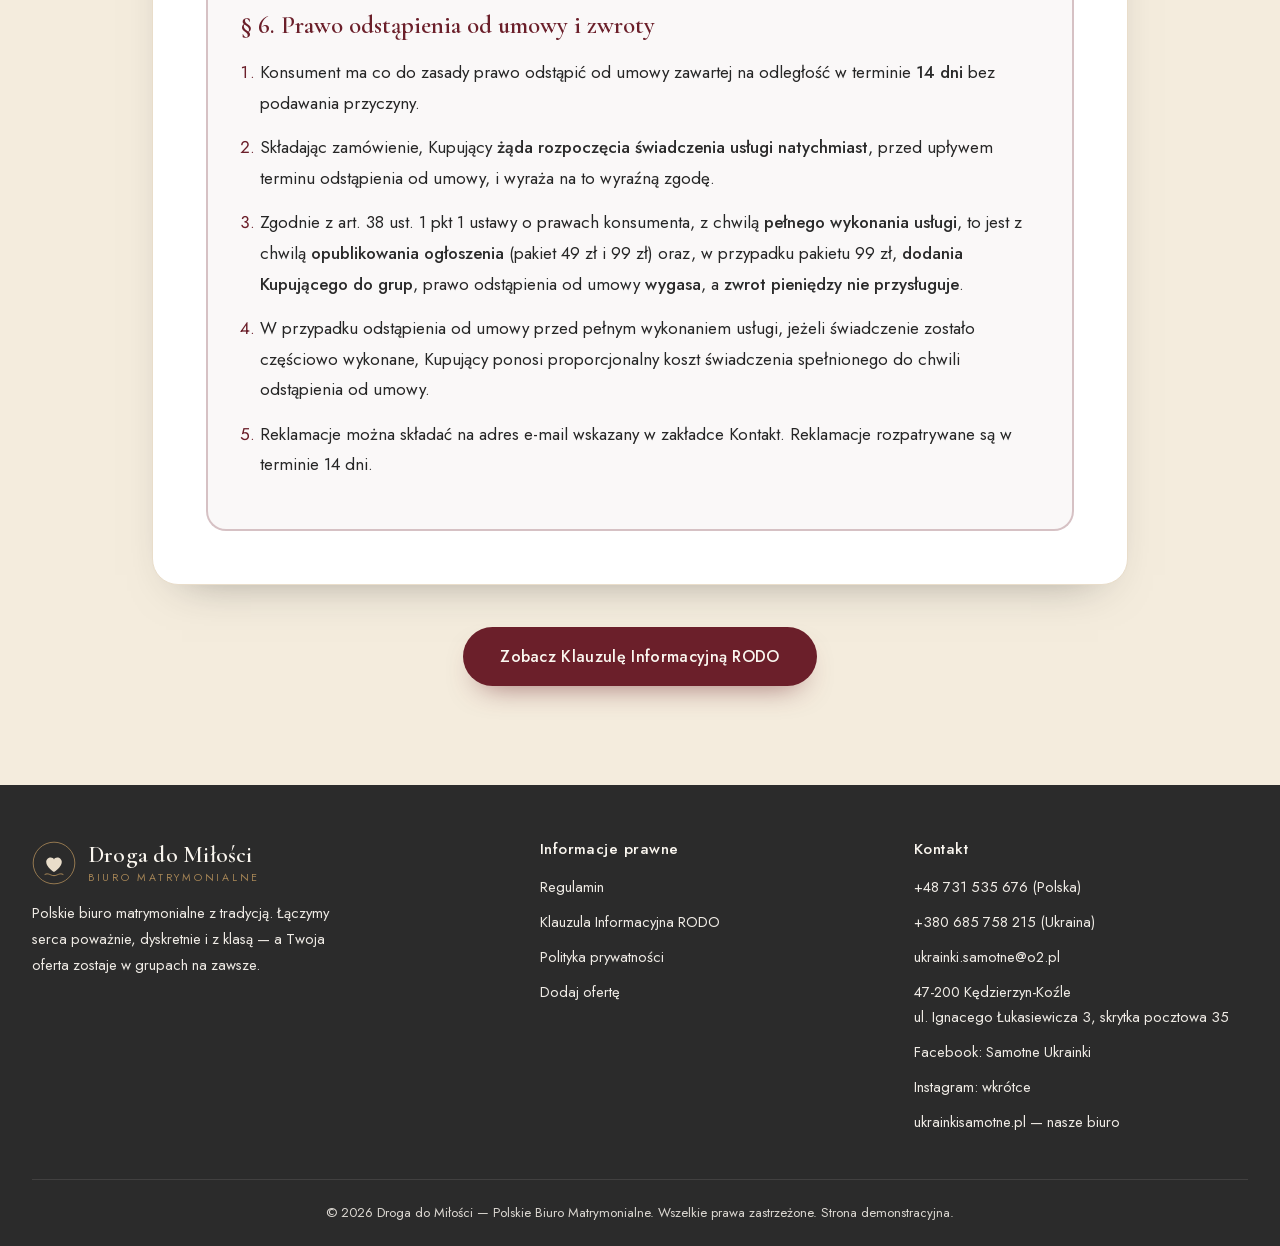
<file: regulamin.html>
<!DOCTYPE html>
<html lang="pl">
<head>
<meta charset="utf-8">
<meta name="viewport" content="width=device-width, initial-scale=1">
<meta name="robots" content="noindex, nofollow">
<title>Regulamin — Droga do Miłości, Biuro Matrymonialne</title>
<meta name="description" content="Zasady korzystania z usługi matrymonialnej „Droga do Miłości": warunki udziału, weryfikacja ofert, płatności, ochrona danych i prawo odstąpienia od umowy.">
<link rel="preload" href="assets/fonts/cormorant-garamond-600-latin.woff2" as="font" type="font/woff2" crossorigin>
<link rel="preload" href="assets/fonts/jost-300-latin.woff2" as="font" type="font/woff2" crossorigin>
<link rel="stylesheet" href="assets/style.css?v=b32b1982">
<link rel="icon" href="data:image/svg+xml,<svg xmlns=%22http://www.w3.org/2000/svg%22 viewBox=%220 0 64 64%22><rect width=%2264%22 height=%2264%22 fill=%22%236B1F2A%22/><path d=%22M32 46s-14-8.6-14-18.2c0-4.8 3.8-8.3 8.2-8.3 2.7 0 5 1.3 5.8 3.4.8-2.1 3.1-3.4 5.8-3.4 4.4 0 8.2 3.5 8.2 8.3C46 37.4 32 46 32 46z%22 fill=%22%23E9DDCA%22/></svg>">
<script>document.documentElement.classList.add('js')</script>
</head>
<body>

<header class="header" id="site-header">
  <div class="wrap header__inner">
    <a class="logo" href="index.html" aria-label="Droga do Miłości — Biuro Matrymonialne">
      <svg class="logo__mark" viewBox="0 0 56 56" fill="none" aria-hidden="true">
        <circle cx="28" cy="28" r="26.5" fill="#FAF6EF" stroke="#B08D5A" stroke-width="1"/>
        <path d="M28 39.5s-9.9-6-9.9-12.7c0-3.3 2.7-5.8 5.8-5.8 1.9 0 3.5.9 4.1 2.4.6-1.5 2.2-2.4 4.1-2.4 3.1 0 5.8 2.5 5.8 5.8 0 6.7-9.9 12.7-9.9 12.7z" fill="#6B1F2A"/>
        <path d="M16.5 42.5c4.5-2.4 7.2 1.6 11.5 1.6s7-4 11.5-1.6" stroke="#B08D5A" stroke-width="1.2" stroke-linecap="round" fill="none"/>
      </svg>
      <span class="logo__text">
        <span class="logo__name">Droga do Miłości</span>
        <span class="logo__sub">Biuro Matrymonialne</span>
      </span>
    </a>

    <nav class="mainnav">
      <a href="index.html#home">Strona główna</a>
      <a href="index.html#pakiety">Pakiety</a>
      <a href="index.html#onas">O nas</a>
      <a href="index.html#kontakt">Kontakt</a>
      <a href="regulamin.html" class="is-active">Regulamin</a>
      <a href="rodo.html">RODO</a>
    </nav>

    <a class="btn btn--burgundy btn--sm header__cta" href="index.html#oferta">Dodaj ofertę</a>
    <button class="burger" type="button" aria-label="Menu" aria-expanded="false"><span></span></button>
  </div>
  <div class="mobilenav">
    <div class="wrap">
      <a href="index.html#home">Strona główna</a>
      <a href="index.html#pakiety">Pakiety</a>
      <a href="index.html#onas">O nas</a>
      <a href="index.html#kontakt">Kontakt</a>
      <a href="regulamin.html" class="is-active">Regulamin</a>
      <a href="rodo.html">RODO</a>
      <a class="btn btn--burgundy btn--wide" href="index.html#oferta">Dodaj ofertę</a>
    </div>
  </div>
</header>
<section class="pagehead">
  <div class="wrap">
    <p class="ornament">Zasady współpracy z serwisem</p>
    <h1>Regulamin</h1>
    <p>Najważniejsze zasady korzystania z usługi „Droga do Miłości”. Pełna treść regulaminu dostępna jest również na stronie naszego Biura Matrymonialnego: <a href="http://www.ukrainkisamotne.pl/" target="_blank" rel="noopener" style="border-bottom:1px solid rgba(233,221,202,.6);text-decoration:none">ukrainkisamotne.pl</a>.</p>
    <p class="crumbs"><a href="index.html">Strona główna</a> &nbsp;/&nbsp; Regulamin</p>
  </div>
</section>

<section class="section section--beige">
  <div class="wrap wrap--narrow">
<div class="doc reveal">
      <p class="doc__note">Wersja robocza. Ostateczna treść regulaminu wymaga akceptacji Zleceniodawcy, zalecana konsultacja z prawnikiem.</p>

      <div>
        <h3>§ 1. Warunki udziału</h3>
        <p>Usługa dostępna jest wyłącznie dla osób pełnoletnich, deklarujących poważny zamiar zawarcia trwałego związku. Zabronione jest zamieszczanie treści fałszywych, wprowadzających w błąd lub naruszających dobre obyczaje.</p>
      </div>

      <div>
        <h3>§ 2. Weryfikacja ofert</h3>
        <p>Każda oferta jest ręcznie sprawdzana przez doradcę Biura przed publikacją. Zastrzegamy sobie prawo do odmowy publikacji treści niespełniających standardów serwisu, bez podania szczegółowej przyczyny.</p>
      </div>

      <div>
        <h3>§ 3. Płatności</h3>
        <p>Płatność za pakiet Standard (<strong>49 zł</strong>) lub Premium (<strong>99 zł</strong>) następuje z góry, przed publikacją oferty. Po opublikowaniu oferty w prywatnych grupach i na stronach, płatność nie podlega zwrotowi.</p>
      </div>

      <div>
        <h3>§ 4. Ochrona danych</h3>
        <p>Dane przetwarzane są zgodnie z obowiązującymi przepisami o ochronie danych osobowych (RODO) i udostępniane wyłącznie w obrębie zamkniętej grupy odbiorców naszego biura.</p>
      </div>

      <div>
        <h3>§ 5. Usunięcie oferty</h3>
        <p>Klient może w dowolnym momencie poprosić o usunięcie swojej oferty, kontaktując się z biurem. Zastrzegamy sobie również prawo do usunięcia oferty naruszającej niniejszy regulamin.</p>
      </div>

      <div>
        <h3>Oświadczenia Klienta</h3>
        <p>Składając ofertę, Klient potwierdza następujące oświadczenia:</p>
        <ul style="margin-top:1rem">
          <li><i>✦</i><span>Zapoznałem się z REGULAMINEM POLSKIEGO BIURA MATRYMONIALNEGO i akceptuję jego postanowienia.</span></li>
          <li><i>✦</i><span>Oświadczam, że jestem autorem treści zawartych w zgłoszeniu oraz że nie naruszają one jakichkolwiek praw osób trzecich.</span></li>
          <li><i>✦</i><span>Zapoznałem się z Klauzulą Informacyjną RODO i wyrażam zgodę na przetwarzanie moich danych osobowych.</span></li>
        </ul>
      </div>

      <div class="doc__highlight">
        <h3>§ 6. Prawo odstąpienia od umowy i zwroty</h3>
        <ol>
          <li>Konsument ma co do zasady prawo odstąpić od umowy zawartej na odległość w terminie <strong>14 dni</strong> bez podawania przyczyny.</li>
          <li>Składając zamówienie, Kupujący <strong>żąda rozpoczęcia świadczenia usługi natychmiast</strong>, przed upływem terminu odstąpienia od umowy, i wyraża na to wyraźną zgodę.</li>
          <li>Zgodnie z art. 38 ust. 1 pkt 1 ustawy o prawach konsumenta, z chwilą <strong>pełnego wykonania usługi</strong>, to jest z chwilą <strong>opublikowania ogłoszenia</strong> (pakiet 49 zł i 99 zł) oraz, w przypadku pakietu 99 zł, <strong>dodania Kupującego do grup</strong>, prawo odstąpienia od umowy <strong>wygasa</strong>, a <strong>zwrot pieniędzy nie przysługuje</strong>.</li>
          <li>W przypadku odstąpienia od umowy przed pełnym wykonaniem usługi, jeżeli świadczenie zostało częściowo wykonane, Kupujący ponosi proporcjonalny koszt świadczenia spełnionego do chwili odstąpienia od umowy.</li>
          <li>Reklamacje można składać na adres e-mail wskazany w zakładce Kontakt. Reklamacje rozpatrywane są w terminie 14 dni.</li>
        </ol>
      </div>
    </div>
    <p style="text-align:center;margin-top:2.6rem">
      <a class="btn btn--burgundy" href="rodo.html">Zobacz Klauzulę Informacyjną RODO</a>
    </p>
  </div>
</section>
<footer class="footer">
  <div class="wrap">
    <div class="footer__grid">
      <div>
        <div class="footer__logo">
          <svg class="logo__mark" viewBox="0 0 56 56" fill="none" aria-hidden="true" style="width:44px;height:44px">
            <circle cx="28" cy="28" r="26.5" fill="none" stroke="#B08D5A" stroke-width="1"/>
            <path d="M28 39.5s-9.9-6-9.9-12.7c0-3.3 2.7-5.8 5.8-5.8 1.9 0 3.5.9 4.1 2.4.6-1.5 2.2-2.4 4.1-2.4 3.1 0 5.8 2.5 5.8 5.8 0 6.7-9.9 12.7-9.9 12.7z" fill="#E9DDCA"/>
            <path d="M16.5 42.5c4.5-2.4 7.2 1.6 11.5 1.6s7-4 11.5-1.6" stroke="#B08D5A" stroke-width="1.2" stroke-linecap="round" fill="none"/>
          </svg>
          <span class="logo__text">
            <span class="logo__name">Droga do Miłości</span>
            <span class="logo__sub">Biuro Matrymonialne</span>
          </span>
        </div>
        <p>Polskie biuro matrymonialne z tradycją. Łączymy serca poważnie, dyskretnie i z klasą — a Twoja oferta zostaje w grupach na zawsze.</p>
      </div>
      <div>
        <h4>Informacje prawne</h4>
        <ul>
          <li><a href="regulamin.html">Regulamin</a></li>
          <li><a href="rodo.html">Klauzula Informacyjna RODO</a></li>
          <li><a href="rodo.html#prywatnosc">Polityka prywatności</a></li>
          <li><a href="#oferta">Dodaj ofertę</a></li>
        </ul>
      </div>
      <div>
        <h4>Kontakt</h4>
        <ul>
          <li><a href="tel:+48731535676">+48 731 535 676</a> (Polska)</li>
          <li><a href="tel:+380685758215">+380 685 758 215</a> (Ukraina)</li>
          <li><a href="mailto:ukrainki.samotne@o2.pl">ukrainki.samotne@o2.pl</a></li>
          <li>47-200 Kędzierzyn-Koźle<br>ul. Ignacego Łukasiewicza 3, skrytka pocztowa 35</li>
          <li><a href="https://www.facebook.com/profile.php?id=100050317462253" target="_blank" rel="noopener">Facebook: Samotne Ukrainki</a></li>
          <li>Instagram: wkrótce</li>
          <li><a href="http://www.ukrainkisamotne.pl/" target="_blank" rel="noopener">ukrainkisamotne.pl — nasze biuro</a></li>
        </ul>
      </div>
    </div>
    <div class="footer__bottom">
      © <span id="year">2026</span> Droga do Miłości — Polskie Biuro Matrymonialne. Wszelkie prawa zastrzeżone. Strona demonstracyjna.
    </div>
  </div>
</footer>
<script src="assets/app.js?v=febe28c4" defer></script>
</body>
</html>
</file>
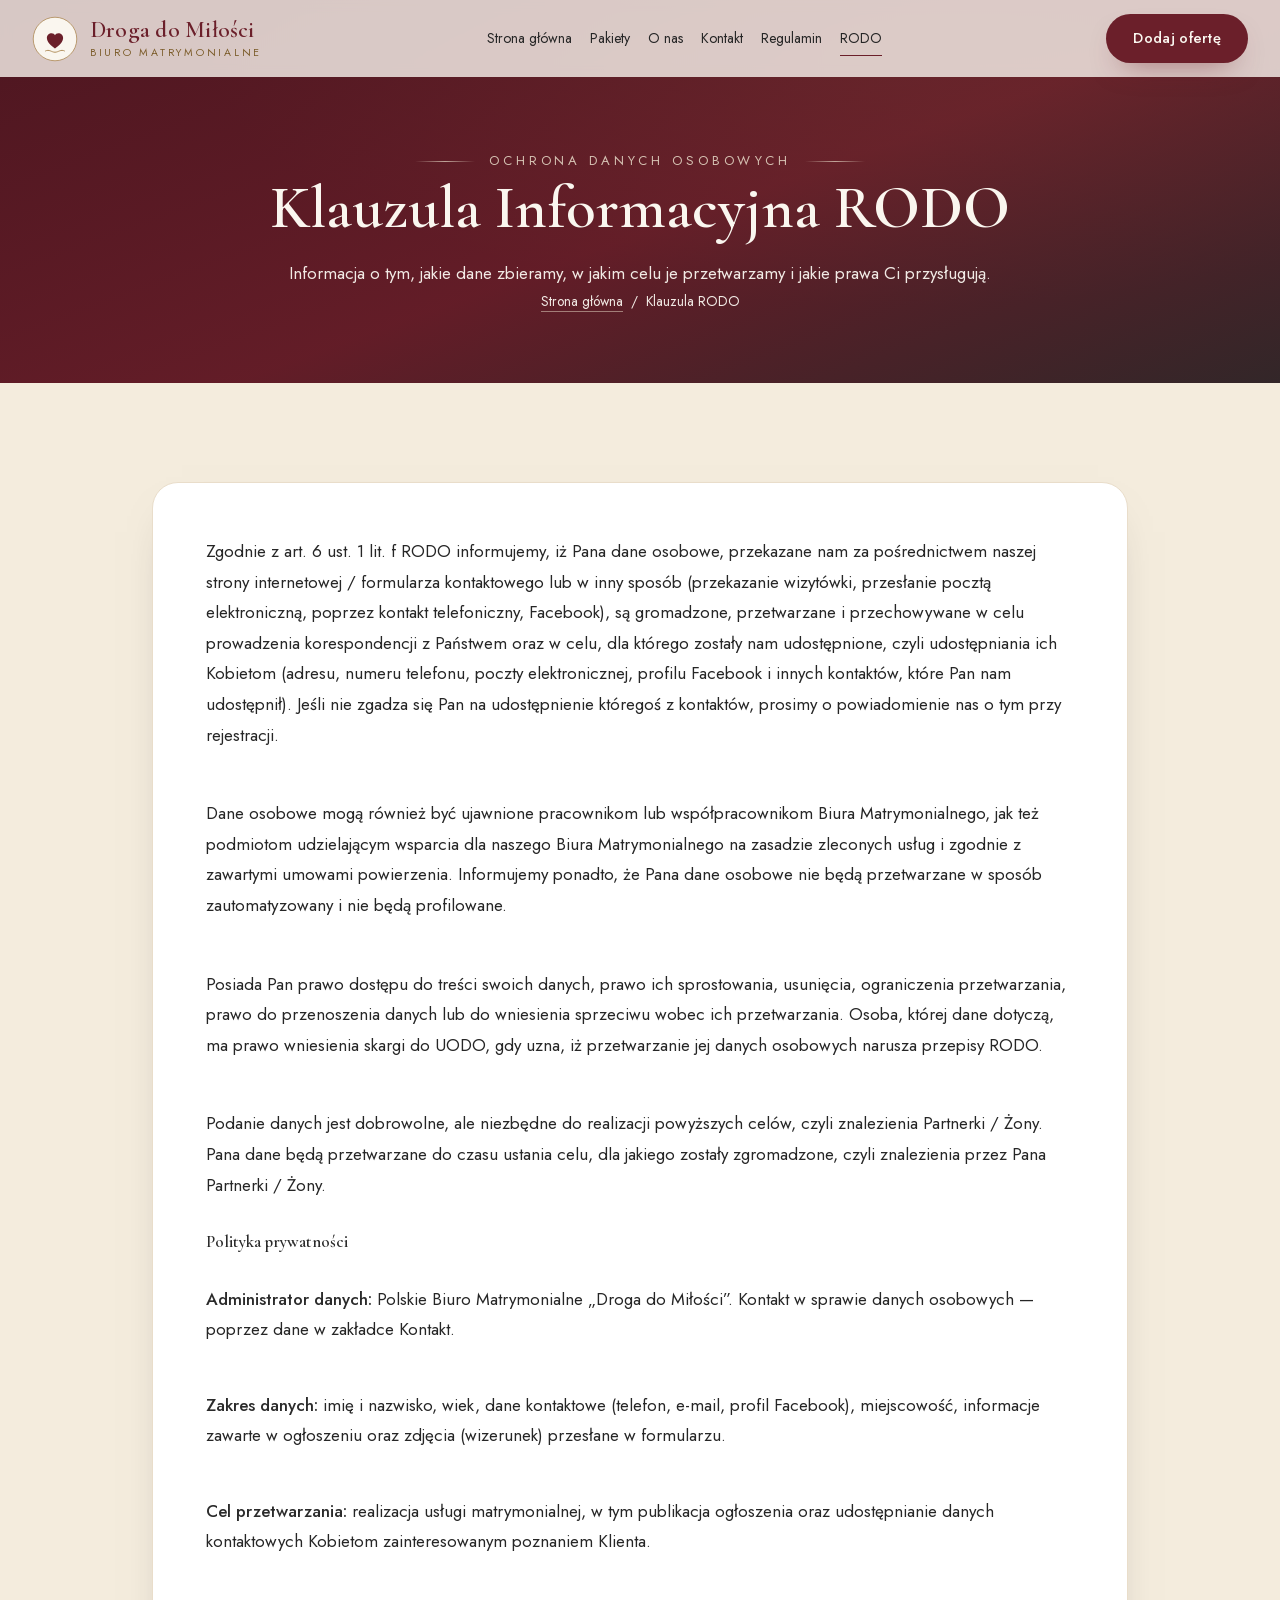
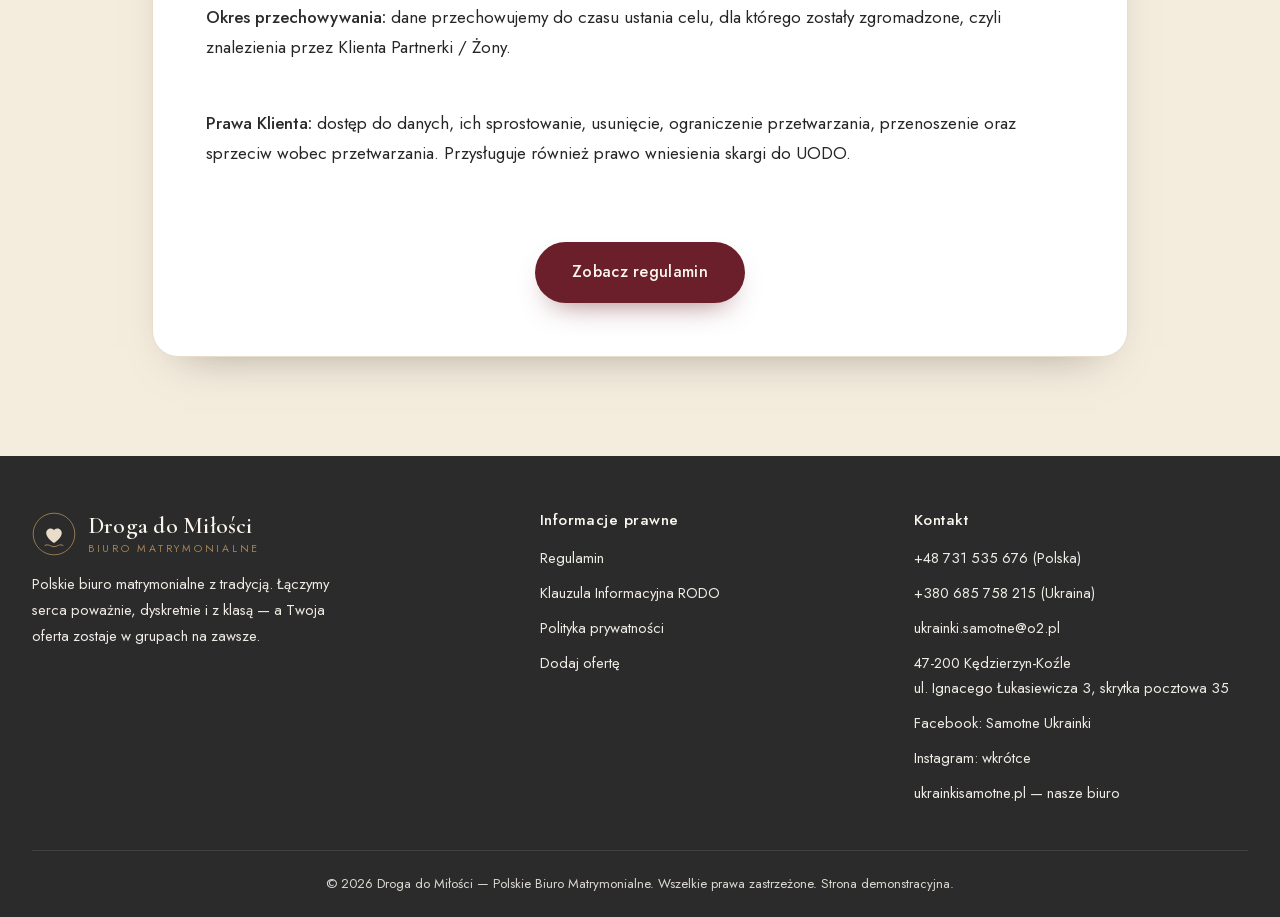
<file: rodo.html>
<!DOCTYPE html>
<html lang="pl">
<head>
<meta charset="utf-8">
<meta name="viewport" content="width=device-width, initial-scale=1">
<meta name="robots" content="noindex, nofollow">
<title>Klauzula Informacyjna RODO — Droga do Miłości</title>
<meta name="description" content="Informacja o przetwarzaniu danych osobowych w Biurze Matrymonialnym „Droga do Miłości" oraz polityka prywatności.">
<link rel="preload" href="assets/fonts/cormorant-garamond-600-latin.woff2" as="font" type="font/woff2" crossorigin>
<link rel="preload" href="assets/fonts/jost-300-latin.woff2" as="font" type="font/woff2" crossorigin>
<link rel="stylesheet" href="assets/style.css?v=b32b1982">
<link rel="icon" href="data:image/svg+xml,<svg xmlns=%22http://www.w3.org/2000/svg%22 viewBox=%220 0 64 64%22><rect width=%2264%22 height=%2264%22 fill=%22%236B1F2A%22/><path d=%22M32 46s-14-8.6-14-18.2c0-4.8 3.8-8.3 8.2-8.3 2.7 0 5 1.3 5.8 3.4.8-2.1 3.1-3.4 5.8-3.4 4.4 0 8.2 3.5 8.2 8.3C46 37.4 32 46 32 46z%22 fill=%22%23E9DDCA%22/></svg>">
<script>document.documentElement.classList.add('js')</script>
</head>
<body>

<header class="header" id="site-header">
  <div class="wrap header__inner">
    <a class="logo" href="index.html" aria-label="Droga do Miłości — Biuro Matrymonialne">
      <svg class="logo__mark" viewBox="0 0 56 56" fill="none" aria-hidden="true">
        <circle cx="28" cy="28" r="26.5" fill="#FAF6EF" stroke="#B08D5A" stroke-width="1"/>
        <path d="M28 39.5s-9.9-6-9.9-12.7c0-3.3 2.7-5.8 5.8-5.8 1.9 0 3.5.9 4.1 2.4.6-1.5 2.2-2.4 4.1-2.4 3.1 0 5.8 2.5 5.8 5.8 0 6.7-9.9 12.7-9.9 12.7z" fill="#6B1F2A"/>
        <path d="M16.5 42.5c4.5-2.4 7.2 1.6 11.5 1.6s7-4 11.5-1.6" stroke="#B08D5A" stroke-width="1.2" stroke-linecap="round" fill="none"/>
      </svg>
      <span class="logo__text">
        <span class="logo__name">Droga do Miłości</span>
        <span class="logo__sub">Biuro Matrymonialne</span>
      </span>
    </a>

    <nav class="mainnav">
      <a href="index.html#home">Strona główna</a>
      <a href="index.html#pakiety">Pakiety</a>
      <a href="index.html#onas">O nas</a>
      <a href="index.html#kontakt">Kontakt</a>
      <a href="regulamin.html">Regulamin</a>
      <a href="rodo.html" class="is-active">RODO</a>
    </nav>

    <a class="btn btn--burgundy btn--sm header__cta" href="index.html#oferta">Dodaj ofertę</a>
    <button class="burger" type="button" aria-label="Menu" aria-expanded="false"><span></span></button>
  </div>
  <div class="mobilenav">
    <div class="wrap">
      <a href="index.html#home">Strona główna</a>
      <a href="index.html#pakiety">Pakiety</a>
      <a href="index.html#onas">O nas</a>
      <a href="index.html#kontakt">Kontakt</a>
      <a href="regulamin.html">Regulamin</a>
      <a href="rodo.html" class="is-active">RODO</a>
      <a class="btn btn--burgundy btn--wide" href="index.html#oferta">Dodaj ofertę</a>
    </div>
  </div>
</header>
<section class="pagehead">
  <div class="wrap">
    <p class="ornament">Ochrona danych osobowych</p>
    <h1>Klauzula Informacyjna RODO</h1>
    <p>Informacja o tym, jakie dane zbieramy, w jakim celu je przetwarzamy i jakie prawa Ci przysługują.</p>
    <p class="crumbs"><a href="index.html">Strona główna</a> &nbsp;/&nbsp; Klauzula RODO</p>
  </div>
</section>

<section class="section section--beige">
  <div class="wrap wrap--narrow" id="prywatnosc">
<div class="doc reveal">
            <p>Zgodnie z art. 6 ust. 1 lit. f RODO informujemy, iż Pana dane osobowe, przekazane nam za pośrednictwem naszej strony internetowej / formularza kontaktowego lub w inny sposób (przekazanie wizytówki, przesłanie pocztą elektroniczną, poprzez kontakt telefoniczny, Facebook), są gromadzone, przetwarzane i przechowywane w celu prowadzenia korespondencji z Państwem oraz w celu, dla którego zostały nam udostępnione, czyli udostępniania ich Kobietom (adresu, numeru telefonu, poczty elektronicznej, profilu Facebook i innych kontaktów, które Pan nam udostępnił). Jeśli nie zgadza się Pan na udostępnienie któregoś z kontaktów, prosimy o powiadomienie nas o tym przy rejestracji.</p>
      <p style="margin-top:1rem">Dane osobowe mogą również być ujawnione pracownikom lub współpracownikom Biura Matrymonialnego, jak też podmiotom udzielającym wsparcia dla naszego Biura Matrymonialnego na zasadzie zleconych usług i zgodnie z zawartymi umowami powierzenia. Informujemy ponadto, że Pana dane osobowe nie będą przetwarzane w sposób zautomatyzowany i nie będą profilowane.</p>
      <p style="margin-top:1rem">Posiada Pan prawo dostępu do treści swoich danych, prawo ich sprostowania, usunięcia, ograniczenia przetwarzania, prawo do przenoszenia danych lub do wniesienia sprzeciwu wobec ich przetwarzania. Osoba, której dane dotyczą, ma prawo wniesienia skargi do UODO, gdy uzna, iż przetwarzanie jej danych osobowych narusza przepisy RODO.</p>
      <p style="margin-top:1rem">Podanie danych jest dobrowolne, ale niezbędne do realizacji powyższych celów, czyli znalezienia Partnerki / Żony. Pana dane będą przetwarzane do czasu ustania celu, dla jakiego zostały zgromadzone, czyli znalezienia przez Pana Partnerki / Żony.</p>

      <h4>Polityka prywatności</h4>
      <p><strong>Administrator danych:</strong> Polskie Biuro Matrymonialne „Droga do Miłości”. Kontakt w sprawie danych osobowych — poprzez dane w zakładce Kontakt.</p>
      <p style="margin-top:.8rem"><strong>Zakres danych:</strong> imię i nazwisko, wiek, dane kontaktowe (telefon, e-mail, profil Facebook), miejscowość, informacje zawarte w ogłoszeniu oraz zdjęcia (wizerunek) przesłane w formularzu.</p>
      <p style="margin-top:.8rem"><strong>Cel przetwarzania:</strong> realizacja usługi matrymonialnej, w tym publikacja ogłoszenia oraz udostępnianie danych kontaktowych Kobietom zainteresowanym poznaniem Klienta.</p>
      <p style="margin-top:.8rem"><strong>Okres przechowywania:</strong> dane przechowujemy do czasu ustania celu, dla którego zostały zgromadzone, czyli znalezienia przez Klienta Partnerki / Żony.</p>
      <p style="margin-top:.8rem"><strong>Prawa Klienta:</strong> dostęp do danych, ich sprostowanie, usunięcie, ograniczenie przetwarzania, przenoszenie oraz sprzeciw wobec przetwarzania. Przysługuje również prawo wniesienia skargi do UODO.</p>
    <p style="text-align:center;margin-top:2.6rem">
      <a class="btn btn--burgundy" href="regulamin.html">Zobacz regulamin</a>
    </p>
  </div>
</section>
<footer class="footer">
  <div class="wrap">
    <div class="footer__grid">
      <div>
        <div class="footer__logo">
          <svg class="logo__mark" viewBox="0 0 56 56" fill="none" aria-hidden="true" style="width:44px;height:44px">
            <circle cx="28" cy="28" r="26.5" fill="none" stroke="#B08D5A" stroke-width="1"/>
            <path d="M28 39.5s-9.9-6-9.9-12.7c0-3.3 2.7-5.8 5.8-5.8 1.9 0 3.5.9 4.1 2.4.6-1.5 2.2-2.4 4.1-2.4 3.1 0 5.8 2.5 5.8 5.8 0 6.7-9.9 12.7-9.9 12.7z" fill="#E9DDCA"/>
            <path d="M16.5 42.5c4.5-2.4 7.2 1.6 11.5 1.6s7-4 11.5-1.6" stroke="#B08D5A" stroke-width="1.2" stroke-linecap="round" fill="none"/>
          </svg>
          <span class="logo__text">
            <span class="logo__name">Droga do Miłości</span>
            <span class="logo__sub">Biuro Matrymonialne</span>
          </span>
        </div>
        <p>Polskie biuro matrymonialne z tradycją. Łączymy serca poważnie, dyskretnie i z klasą — a Twoja oferta zostaje w grupach na zawsze.</p>
      </div>
      <div>
        <h4>Informacje prawne</h4>
        <ul>
          <li><a href="regulamin.html">Regulamin</a></li>
          <li><a href="rodo.html">Klauzula Informacyjna RODO</a></li>
          <li><a href="rodo.html#prywatnosc">Polityka prywatności</a></li>
          <li><a href="#oferta">Dodaj ofertę</a></li>
        </ul>
      </div>
      <div>
        <h4>Kontakt</h4>
        <ul>
          <li><a href="tel:+48731535676">+48 731 535 676</a> (Polska)</li>
          <li><a href="tel:+380685758215">+380 685 758 215</a> (Ukraina)</li>
          <li><a href="mailto:ukrainki.samotne@o2.pl">ukrainki.samotne@o2.pl</a></li>
          <li>47-200 Kędzierzyn-Koźle<br>ul. Ignacego Łukasiewicza 3, skrytka pocztowa 35</li>
          <li><a href="https://www.facebook.com/profile.php?id=100050317462253" target="_blank" rel="noopener">Facebook: Samotne Ukrainki</a></li>
          <li>Instagram: wkrótce</li>
          <li><a href="http://www.ukrainkisamotne.pl/" target="_blank" rel="noopener">ukrainkisamotne.pl — nasze biuro</a></li>
        </ul>
      </div>
    </div>
    <div class="footer__bottom">
      © <span id="year">2026</span> Droga do Miłości — Polskie Biuro Matrymonialne. Wszelkie prawa zastrzeżone. Strona demonstracyjna.
    </div>
  </div>
</footer>
<script src="assets/app.js?v=febe28c4" defer></script>
</body>
</html>
</file>
<file: assets/style.css>
@import url("fonts.css");

/* ============ TOKENY ============ */
:root{
  --cream:#FAF6EF;
  --beige-light:#F4ECDD;
  --beige:#E9DDCA;
  --burgundy:#6B1F2A;
  --burgundy-dark:#4D1620;
  --burgundy-light:#8A2C39;
  --charcoal:#2B2B2B;
  --gold:#B08D5A;
  --muted:#6F675B;
  --gold-text:#7D5E2C;
  --soft:#4A4A4A;
  --font-serif:"Cormorant Garamond",Georgia,"Times New Roman",serif;
  --font-body:"Jost",-apple-system,BlinkMacSystemFont,"Segoe UI",sans-serif;
}

/* ============ RESET ============ */
*,*::before,*::after{box-sizing:border-box}
html{scroll-behavior:smooth;-webkit-text-size-adjust:100%}
section[id],div[id]{scroll-margin-top:96px}
body{
  margin:0;background:var(--cream);color:var(--charcoal);
  font-family:var(--font-body);font-size:17px;line-height:1.7;font-weight:400;
  -webkit-font-smoothing:antialiased;
}
img{max-width:100%;display:block}
a{color:inherit}
button,input,select,textarea{font:inherit;color:inherit}
h1,h2,h3,h4{font-family:var(--font-serif);font-weight:600;margin:0;line-height:1.15}
p{margin:0}
ul{margin:0;padding:0;list-style:none}
::selection{background:var(--burgundy);color:#fff}

/* ============ POMOCNICZE ============ */
.wrap{max-width:1400px;margin:0 auto;padding:0 32px}
.wrap--narrow{max-width:1040px}
.wrap--mid{max-width:1240px}
.section{padding-block:clamp(4rem, 3rem + 4vw, 7.5rem)}
.section--cream{background:var(--cream)}
.section--beige{background:var(--beige-light)}
.section--burgundy{background:var(--burgundy);color:var(--cream)}
.center{text-align:center}
.head{max-width:780px;margin:0 auto clamp(2.8rem, 2rem + 2.5vw, 4rem)}
.head--left{margin-left:0;text-align:left}

.ornament{
  display:flex;align-items:center;justify-content:center;gap:14px;
  color:var(--gold-text);font-size:.82rem;letter-spacing:.3em;text-transform:uppercase;
  font-weight:400;margin-bottom:1rem;
}
.ornament::before,.ornament::after{
  content:"";height:1px;width:60px;flex:none;
  background:linear-gradient(to right, transparent, var(--gold), transparent);
}
.ornament--left{justify-content:flex-start}
.ornament--left::before{display:none}
.ornament--light{color:var(--beige)}
.ornament--light::before,.ornament--light::after{background:linear-gradient(to right, transparent, rgba(233,221,202,.7), transparent)}

.title{font-size:clamp(2.4rem, 1.8rem + 2.6vw, 3.6rem);color:var(--burgundy);margin-bottom:1.1rem}
.section--burgundy .title{color:var(--beige)}
.subtitle{font-size:clamp(1.02rem, .98rem + .3vw, 1.18rem);color:#262626;font-weight:400;line-height:1.75}
.subtitle strong{color:var(--burgundy);font-weight:500}

.btn{
  display:inline-flex;align-items:center;justify-content:center;gap:10px;
  padding:15px 36px;border-radius:999px;border:1px solid transparent;cursor:pointer;
  font-weight:500;font-size:1rem;letter-spacing:.02em;text-decoration:none;
  transition:transform .3s ease, box-shadow .3s ease, background .3s ease, color .3s ease, border-color .3s ease;
}
.btn:hover{transform:translateY(-2px)}
.btn--burgundy{background:var(--burgundy);color:var(--cream);box-shadow:0 14px 30px -16px rgba(107,31,42,.7)}
.btn--burgundy:hover{box-shadow:0 18px 40px -12px rgba(107,31,42,.6)}
.btn--cream{background:var(--cream);color:var(--burgundy);box-shadow:0 18px 40px -20px rgba(0,0,0,.55)}
.btn--cream:hover{background:var(--beige)}
.btn--outline-cream{border-color:rgba(250,246,239,.85);color:var(--cream)}
.btn--outline-cream:hover{background:rgba(250,246,239,.12)}
.btn--soft{background:rgba(107,31,42,.1);color:var(--burgundy);border-color:rgba(107,31,42,.3)}
.btn--soft:hover{background:var(--burgundy);color:var(--cream)}
.btn--wide{width:100%}
.btn--sm{padding:11px 26px;font-size:.92rem}

/* ============ HEADER ============ */
.header{position:fixed;top:0;left:0;right:0;z-index:50;background:rgba(250,246,239,.8);backdrop-filter:blur(6px);transition:box-shadow .3s ease, background .3s ease}
.header.is-scrolled{box-shadow:0 10px 30px -18px rgba(43,43,43,.35);background:rgba(250,246,239,.94);backdrop-filter:blur(10px)}
.header__inner{display:flex;align-items:center;justify-content:space-between;gap:20px;padding-block:14px}
.logo{display:flex;align-items:center;gap:12px;text-decoration:none;flex:none}
.logo__mark{width:46px;height:46px;flex:none}
.logo__text{display:flex;flex-direction:column;line-height:1.1}
.logo__name{font-family:var(--font-serif);font-size:1.45rem;font-weight:600;color:var(--burgundy);letter-spacing:.01em}
.logo__sub{font-size:.66rem;letter-spacing:.26em;text-transform:uppercase;color:var(--gold-text);font-weight:400;margin-top:3px}
.mainnav{display:flex;align-items:center;gap:18px}
.mainnav a{position:relative;white-space:nowrap;text-decoration:none;font-size:.88rem;color:#262626;font-weight:400;padding-block:4px}
.mainnav a::after{content:"";position:absolute;left:0;bottom:-2px;height:1.5px;width:0;background:var(--burgundy);transition:width .3s ease}
.mainnav a:hover::after,.mainnav a.is-active::after{width:100%}
.header__cta{flex:none}
.burger{display:none;width:46px;height:44px;border:1px solid var(--beige);border-radius:12px;background:#fff;cursor:pointer;align-items:center;justify-content:center}
.burger span{display:block;width:20px;height:1.5px;background:var(--burgundy);position:relative}
.burger span::before,.burger span::after{content:"";position:absolute;left:0;width:20px;height:1.5px;background:var(--burgundy)}
.burger span::before{top:-6px}.burger span::after{top:6px}
.mobilenav{display:none;background:var(--cream);border-top:1px solid var(--beige)}
.mobilenav.is-open{display:block}
.mobilenav a{display:block;padding:13px 0;text-decoration:none;color:#262626;border-bottom:1px solid rgba(233,221,202,.7)}
.mobilenav .btn{margin:18px 0 22px}

/* ============ HERO ============ */
.hero{
  position:relative;min-height:100vh;display:flex;align-items:center;overflow:hidden;
  padding-top:120px;padding-bottom:80px;color:var(--cream);
  background:
    linear-gradient(160deg, rgba(77,22,32,.82) 0%, rgba(107,31,42,.66) 45%, rgba(43,43,43,.72) 100%),
    radial-gradient(ellipse at 70% 20%, rgba(176,141,90,.35), transparent 55%),
    var(--burgundy-dark);
  background-size:cover;
}
.hero__inner{max-width:900px}
.hero .ornament{color:rgba(233,221,202,.9)}
.hero .ornament::after{background:linear-gradient(to right, rgba(233,221,202,.8), transparent)}
.hero h1{font-size:clamp(2.7rem, 1.9rem + 4vw, 5rem);font-weight:600;line-height:1.05;margin-bottom:1.4rem}
.hero h1 em{font-style:italic;color:var(--beige);display:block}
.hero__lead{font-size:clamp(1.08rem, 1rem + .45vw, 1.3rem);color:rgba(250,246,239,.95);font-weight:400;max-width:720px;margin-bottom:2.2rem;line-height:1.7}
.hero__btns{display:flex;flex-wrap:wrap;gap:16px}
.hero__stats{display:grid;grid-template-columns:repeat(3,1fr);gap:36px;margin-top:3.4rem;max-width:680px}
.hero__stat b{display:block;font-family:var(--font-serif);font-size:clamp(1.9rem, 1.5rem + 1.4vw, 2.6rem);font-weight:600;color:var(--beige)}
.hero__stat span{display:block;font-size:.86rem;color:rgba(250,246,239,.95);letter-spacing:.03em;margin-top:4px}
.hero__arrow{position:absolute;bottom:26px;left:50%;transform:translateX(-50%);color:rgba(250,246,239,.95);animation:bounce 2s infinite}
@keyframes bounce{0%,100%{transform:translate(-50%,0)}50%{transform:translate(-50%,10px)}}

/* ============ NAGŁÓWEK PODSTRONY ============ */
.pagehead{
  padding-top:150px;padding-bottom:70px;color:var(--cream);text-align:center;
  background:
    linear-gradient(160deg, rgba(77,22,32,.88) 0%, rgba(107,31,42,.72) 55%, rgba(43,43,43,.78) 100%),
    radial-gradient(ellipse at 70% 10%, rgba(176,141,90,.3), transparent 55%),
    var(--burgundy-dark);
}
.pagehead h1{font-size:clamp(2.4rem, 1.9rem + 2.4vw, 3.8rem);margin-bottom:1rem}
.pagehead p{color:rgba(250,246,239,.95);font-weight:400;max-width:760px;margin:0 auto;line-height:1.75}
.pagehead .ornament{color:rgba(233,221,202,.85)}
.pagehead .ornament::before,.pagehead .ornament::after{background:linear-gradient(to right, transparent, rgba(233,221,202,.7), transparent)}
.crumbs{margin-top:1.6rem;font-size:.86rem;color:rgba(250,246,239,.95)}
.crumbs a{text-decoration:none;border-bottom:1px solid rgba(233,221,202,.5)}
.crumbs a:hover{color:var(--beige)}

/* ============ PASEK ZAUFANIA ============ */
.trust{background:var(--burgundy-dark);color:rgba(250,246,239,.95)}
.trust__inner{display:flex;flex-wrap:wrap;align-items:center;justify-content:center;gap:12px 40px;padding-block:20px;font-size:.9rem;letter-spacing:.02em}
.trust__item{display:flex;align-items:center;gap:9px}
.trust__item svg{width:17px;height:17px;flex:none;color:var(--gold)}

/* ============ CYTAT JP2 ============ */
.jp2{background:var(--beige-light);border-top:1px solid var(--beige);border-bottom:1px solid var(--beige)}
.jp2__inner{padding-block:clamp(3rem, 2.4rem + 2vw, 4.6rem);text-align:center}
.jp2__grid{display:grid;grid-template-columns:1fr auto 1fr;gap:clamp(1.6rem, 1rem + 2vw, 3.4rem);align-items:center;margin-top:2.2rem}
.jp2__line span{display:block;font-size:.76rem;letter-spacing:.26em;text-transform:uppercase;color:var(--gold-text);margin-bottom:.7rem}
.jp2__line p{font-family:var(--font-serif);font-size:clamp(1.35rem, 1.1rem + 1.1vw, 2.05rem);font-style:italic;color:var(--burgundy);line-height:1.3}
.jp2__sep{width:1px;height:76px;background:linear-gradient(to bottom, transparent, var(--gold), transparent)}
.jp2__author{margin-top:2rem;font-size:.9rem;letter-spacing:.18em;text-transform:uppercase;color:#3A3A3A}

/* ============ KARTY KROKÓW ============ */
.cards-3{display:grid;grid-template-columns:repeat(3,1fr);gap:32px}
.card{
  background:#fff;border:1px solid var(--beige);border-radius:20px;padding:42px;
  box-shadow:0 1px 2px rgba(43,43,43,.04);transition:box-shadow .3s ease, transform .3s ease;
}
.card:hover{box-shadow:0 22px 45px -24px rgba(43,43,43,.45);transform:translateY(-4px)}
.card__num{
  display:grid;place-items:center;width:56px;height:56px;border-radius:50%;
  background:var(--beige-light);color:var(--burgundy);font-family:var(--font-serif);font-size:1.5rem;font-weight:600;
  margin-bottom:24px;transition:background .3s ease,color .3s ease;
}
.card:hover .card__num{background:var(--burgundy);color:var(--cream)}
.card h3{font-size:1.55rem;color:var(--charcoal);margin-bottom:12px}
.card p{color:#262626;font-weight:400;line-height:1.75}

/* ============ PORÓWNANIE PAKIETÓW ============ */
.compare{display:grid;grid-template-columns:repeat(3,1fr);gap:16px;max-width:1240px;margin:0 auto 2.6rem;text-align:center}
.compare__box{background:#fff;border:1px solid var(--beige);border-radius:18px;padding:18px 14px}
.compare__label{font-size:.72rem;letter-spacing:.2em;text-transform:uppercase;color:var(--gold-text);margin-bottom:6px}
.compare__box p{font-size:.92rem;color:#262626;line-height:1.6}
.compare__box b{color:var(--burgundy);font-weight:500}

/* ============ PAKIETY ============ */
.plans{display:grid;grid-template-columns:1fr 1fr;gap:36px;max-width:1240px;margin:0 auto;align-items:stretch}
.plan{display:flex;flex-direction:column;border-radius:26px;padding:clamp(2rem, 1.6rem + 1.2vw, 2.6rem)}
.plan--basic{background:#fff;border:1px solid var(--beige);box-shadow:0 1px 2px rgba(43,43,43,.04)}
.plan--basic:hover{box-shadow:0 24px 50px -26px rgba(43,43,43,.4)}
.plan--full{position:relative;background:var(--burgundy);color:var(--cream);box-shadow:0 30px 60px -28px rgba(107,31,42,.75);outline:2px solid rgba(176,141,90,.6);outline-offset:-2px;overflow:hidden}
.plan__tag{align-self:flex-start;background:var(--beige);color:var(--burgundy);font-size:.7rem;letter-spacing:.18em;text-transform:uppercase;padding:5px 14px;border-radius:999px;margin-bottom:16px}
.plan--full .plan__tag{background:rgba(250,246,239,.16);color:var(--beige)}
.plan__badge{position:absolute;top:24px;right:24px;background:var(--gold);color:#fff;font-size:.68rem;letter-spacing:.18em;text-transform:uppercase;padding:5px 14px;border-radius:999px;box-shadow:0 6px 16px -8px rgba(0,0,0,.5)}
.plan__price{display:flex;align-items:baseline;gap:10px;margin-bottom:8px}
.plan__price b{font-family:var(--font-serif);font-size:3.3rem;font-weight:600;color:var(--burgundy);line-height:1}
.plan--full .plan__price b{color:var(--beige)}
.plan__price span{font-size:1.2rem;color:#262626}
.plan--full .plan__price span{color:rgba(250,246,239,.95)}
.plan h3{font-size:1.6rem;color:var(--charcoal);margin-bottom:16px;line-height:1.3}
.plan--full h3{color:#fff}
.plan__desc{color:#262626;font-weight:400;line-height:1.75;margin-bottom:16px}
.plan--full .plan__desc{color:rgba(250,246,239,.95);margin-bottom:24px}
.plan__note{font-size:.92rem;color:var(--burgundy);font-weight:400;background:rgba(107,31,42,.05);border:1px solid rgba(107,31,42,.15);border-radius:14px;padding:12px 16px;margin-bottom:24px}
.plan__list{display:grid;gap:12px;border-top:1px solid var(--beige);padding-top:24px;margin-bottom:32px;color:#262626}
.plan--full .plan__list{border-top-color:rgba(250,246,239,.85);color:rgba(250,246,239,.95)}
.plan__list li{display:grid;grid-template-columns:20px 1fr;gap:12px;align-items:start;font-weight:400}
.plan__list li i{font-style:normal;color:var(--gold);line-height:1.6}
.plan--full .plan__list li i{color:var(--beige)}
.plan__list li strong{font-weight:500}
.plan__list li.off{color:rgba(43,43,43,.6)}
.plan__list li.off i{color:rgba(43,43,43,.6)}
.plan .btn{margin-top:auto}

/* ============ OPINIE ============ */
.quotes{display:grid;grid-template-columns:repeat(3,1fr);gap:32px}
.quote{background:rgba(138,44,57,.4);border:1px solid rgba(250,246,239,.15);border-radius:20px;padding:38px}
.quote__stars{color:var(--gold);font-size:1.3rem;letter-spacing:.1em;margin-bottom:12px}
.quote blockquote{margin:0 0 22px;font-weight:400;font-style:italic;color:rgba(250,246,239,.95);line-height:1.8}
.quote figcaption{font-size:.9rem;color:var(--beige)}

/* ============ FORMULARZ ============ */
.form-card{background:#fff;border:1px solid var(--beige);border-radius:26px;box-shadow:0 20px 45px -30px rgba(43,43,43,.5);padding:clamp(1.6rem, 1.2rem + 2vw, 3rem)}
.step-label{font-size:.78rem;letter-spacing:.2em;text-transform:uppercase;color:var(--gold-text);margin-bottom:1.1rem}
.step-hint{color:#3A3A3A;font-size:.93rem;font-weight:400;margin-bottom:1.3rem}
.pkg-grid{display:grid;grid-template-columns:1fr 1fr;gap:20px;margin-bottom:2.4rem}
.pkg-card{position:relative;display:block;background:var(--cream);border:2px solid var(--beige);border-radius:18px;padding:26px 24px;cursor:pointer;transition:all .35s cubic-bezier(.2,.8,.2,1)}
.pkg-card:hover{border-color:rgba(107,31,42,.4)}
.pkg-card input{position:absolute;opacity:0;width:0;height:0}
.pkg-card:has(input:checked){border-color:var(--burgundy);box-shadow:0 22px 55px -18px rgba(107,31,42,.55);transform:translateY(-6px)}
.pkg-check{position:absolute;top:16px;right:16px;display:grid;place-items:center;width:28px;height:28px;border-radius:50%;background:var(--burgundy);color:var(--cream);font-size:.8rem;opacity:0;transform:scale(.6);transition:all .3s ease}
.pkg-card:has(input:checked) .pkg-check{opacity:1;transform:scale(1)}
.pkg-flag{position:absolute;top:16px;left:16px;background:var(--gold);color:#fff;font-size:.62rem;letter-spacing:.18em;text-transform:uppercase;padding:3px 10px;border-radius:999px}
.pkg-price{display:block;font-family:var(--font-serif);font-size:2rem;font-weight:600;color:var(--burgundy);margin-bottom:4px}
.pkg-card--full .pkg-price{margin-top:18px}
.pkg-name{display:block;font-weight:500;color:var(--charcoal);margin-bottom:4px}
.pkg-desc{display:block;font-size:.88rem;color:#3A3A3A;font-weight:400;line-height:1.55}

.grid-2{display:grid;grid-template-columns:1fr 1fr;gap:20px}
.grid-2 .col-2{grid-column:1/-1}
.pair{display:grid;grid-template-columns:1fr 1fr;gap:20px}
.lbl{display:block;font-size:.82rem;font-weight:500;color:var(--soft);margin-bottom:.4rem;letter-spacing:.02em}
.req{color:var(--burgundy)}
.field{width:100%;padding:.78rem 1rem;border:1.5px solid var(--beige);border-radius:.85rem;background:var(--cream);color:var(--charcoal);font-size:.95rem;font-weight:400;transition:border-color .25s ease, box-shadow .25s ease, background .25s ease}
.field::placeholder{color:var(--muted)}
.field:focus{border-color:var(--burgundy);box-shadow:0 0 0 4px rgba(107,31,42,.1);background:#fff;outline:none}
.field.is-invalid{border-color:var(--burgundy);background:rgba(107,31,42,.04)}
textarea.field{resize:vertical;min-height:120px}
select.field{appearance:none;background-image:url("data:image/svg+xml;charset=utf8,%3Csvg xmlns='http://www.w3.org/2000/svg' width='16' height='16' fill='none' stroke='%236b1f2a' stroke-width='2'%3E%3Cpath d='M4 6l4 4 4-4'/%3E%3C/svg%3E");background-repeat:no-repeat;background-position:right 1rem center;padding-right:2.5rem}

.dropzones{display:grid;grid-template-columns:repeat(3,1fr);gap:16px}
.dropzone{position:relative;display:flex;flex-direction:column;align-items:center;justify-content:center;gap:6px;text-align:center;border:2px dashed var(--beige);border-radius:18px;background:var(--cream);aspect-ratio:4/5;cursor:pointer;color:#3A3A3A;font-size:.9rem;transition:all .3s ease;overflow:hidden}
.dropzone:hover{border-color:var(--burgundy);background:var(--beige-light);color:var(--burgundy)}
.dropzone input{position:absolute;opacity:0;width:0;height:0}
.dropzone svg{width:30px;height:30px}
.dropzone img{position:absolute;inset:0;width:100%;height:100%;object-fit:cover;display:none}
.dropzone.filled{border-style:solid}
.dropzone.filled img{display:block}
.dropzone__remove{position:absolute;top:10px;right:10px;z-index:3;display:none;place-items:center;width:32px;height:32px;border-radius:50%;background:var(--burgundy);color:var(--cream);border:0;cursor:pointer;box-shadow:0 6px 16px -8px rgba(0,0,0,.6)}
.dropzone.filled .dropzone__remove{display:grid}

.consents{display:grid;gap:16px;margin-top:2.4rem}
.consent{display:grid;grid-template-columns:22px 1fr;gap:14px;align-items:start;cursor:pointer}
.consent input{width:20px;height:20px;margin-top:3px;accent-color:var(--burgundy)}
.consent span{font-size:.92rem;color:#262626;font-weight:400;line-height:1.7}
.consent a{color:var(--burgundy);text-decoration:underline;text-underline-offset:2px;font-weight:500}
.consent.is-invalid span{color:var(--burgundy)}
.form-warn{display:none;font-size:.9rem;color:var(--burgundy);margin-top:1rem}
.form-warn.is-visible{display:block}
.form-foot{margin-top:2.2rem;text-align:center}
.form-foot p{font-size:.86rem;color:#3A3A3A;margin-top:12px;font-weight:400}

/* ============ O NAS ============ */
.about{display:grid;grid-template-columns:1fr 1fr;gap:clamp(2.4rem, 1.6rem + 3vw, 3.6rem);align-items:center}
.about p{color:#262626;font-size:1.08rem;font-weight:400;line-height:1.8;margin-bottom:1.2rem}
.about__stats{display:grid;grid-template-columns:1fr 1fr;gap:24px;margin-top:2rem}
.about__stat{border-left:2px solid var(--gold);padding-left:16px}
.about__stat b{display:block;font-family:var(--font-serif);font-size:1.9rem;font-weight:600;color:var(--burgundy);line-height:1.2}
.about__stat span{font-size:.88rem;color:#3A3A3A}
.promise-wrap{position:relative}
.promise-wrap::before{content:"";position:absolute;inset:-16px;background:var(--beige);border-radius:28px;transform:rotate(-2deg)}
.promise{position:relative;background:#fff;border:1px solid var(--beige);border-radius:26px;box-shadow:0 26px 55px -30px rgba(43,43,43,.5);padding:40px}
.promise h3{font-size:1.7rem;color:var(--charcoal);margin-bottom:20px}
.promise ul{display:grid;gap:16px;color:#262626}
.promise li{display:grid;grid-template-columns:18px 1fr;gap:12px;font-weight:400;line-height:1.7}
.promise li i{font-style:normal;color:var(--gold)}
.promise__foot{display:grid;grid-template-columns:repeat(3,1fr);gap:16px;margin-top:28px;padding-top:24px;border-top:1px solid var(--beige);text-align:center}
.promise__foot b{display:block;font-family:var(--font-serif);font-size:1.25rem;color:var(--burgundy)}
.promise__foot span{font-size:.8rem;color:#3A3A3A;line-height:1.5}

/* ============ REGULAMIN / RODO ============ */
.doc{background:#fff;border:1px solid var(--beige);border-radius:26px;box-shadow:0 20px 45px -30px rgba(43,43,43,.5);padding:clamp(1.8rem, 1.4rem + 2.4vw, 3.6rem);display:grid;gap:2rem}
.doc__note{font-size:.9rem;font-style:italic;color:#3A3A3A;background:var(--beige-light);border-radius:14px;padding:12px 18px}
.doc h3{font-size:1.55rem;color:var(--charcoal);margin-bottom:.7rem}
.doc p{color:#262626;font-weight:400;line-height:1.8}
.doc p + p{margin-top:.9rem}
.doc strong{color:var(--charcoal);font-weight:500}
.doc ul{display:grid;gap:14px;color:#262626;font-weight:400}
.doc ul li{display:grid;grid-template-columns:18px 1fr;gap:12px;line-height:1.75}
.doc ul li i{font-style:normal;color:var(--gold)}
.doc__highlight{border:2px solid rgba(107,31,42,.25);background:rgba(107,31,42,.03);border-radius:20px;padding:clamp(1.4rem, 1.2rem + 1vw, 2rem)}
.doc__highlight h3{color:var(--burgundy)}
.doc ol{padding-left:20px;display:grid;gap:14px;color:#262626;font-weight:400;line-height:1.8}
.doc ol li::marker{color:var(--burgundy)}
.rodo{margin-top:3rem;background:#fff;border:2px solid rgba(107,31,42,.25);border-radius:26px;box-shadow:0 26px 55px -30px rgba(43,43,43,.55);padding:clamp(1.8rem, 1.4rem + 2vw, 3rem)}
.rodo__head{text-align:center;margin-bottom:2rem}
.rodo__head h3{font-size:clamp(1.7rem, 1.4rem + 1.2vw, 2.3rem);color:var(--burgundy);margin-top:.6rem}
.rodo__icon{display:grid;place-items:center;width:52px;height:52px;border-radius:50%;background:var(--beige-light);color:var(--burgundy);margin:1rem auto 0}
.rodo h4{font-family:var(--font-serif);font-size:1.3rem;font-weight:600;color:var(--charcoal);margin:1.6rem 0 .6rem}
.rodo p{color:#262626;font-weight:400;line-height:1.8}

/* ============ KONTAKT ============ */
.contacts{display:grid;grid-template-columns:repeat(3,1fr);gap:28px;max-width:1240px;margin:0 auto}
.contact{background:#fff;border:1px solid var(--beige);border-radius:20px;padding:32px;text-align:center;box-shadow:0 1px 2px rgba(43,43,43,.04);transition:box-shadow .3s ease,transform .3s ease}
.contact:hover{box-shadow:0 22px 45px -26px rgba(43,43,43,.45);transform:translateY(-3px)}
.contact__icon{display:grid;place-items:center;width:56px;height:56px;border-radius:50%;background:var(--beige-light);color:var(--burgundy);margin:0 auto 16px}
.contact__icon svg{width:24px;height:24px}
.contact h3{font-size:1.3rem;color:var(--charcoal);margin-bottom:6px}
.contact p{color:#262626;font-weight:400;word-break:break-word}
.contact a{text-decoration:none}
.contact a:hover{color:var(--burgundy)}
.contact small{display:block;color:#3A3A3A;font-size:.85rem;margin-top:6px;line-height:1.6}
.contact-note{max-width:1000px;margin:2.6rem auto 0;background:#fff;border:1px solid var(--beige);border-left:3px solid var(--gold);border-radius:18px;padding:22px 26px;color:#262626;font-weight:400;line-height:1.75;font-size:.97rem}
.contact-note strong{color:var(--burgundy);font-weight:500}
.contact-cta{text-align:center;margin-top:3rem}

/* ============ SOCIAL / BIURO ============ */
.links{display:grid;grid-template-columns:repeat(3,1fr);gap:20px;max-width:1240px;margin:2rem auto 0}
.link-card{display:flex;align-items:center;gap:14px;background:#fff;border:1px solid var(--beige);border-radius:18px;padding:18px 22px;text-decoration:none;color:var(--charcoal);transition:box-shadow .3s ease,transform .3s ease}
a.link-card:hover{box-shadow:0 22px 45px -26px rgba(43,43,43,.45);transform:translateY(-3px)}
.link-card svg{width:26px;height:26px;flex:none;color:var(--burgundy)}
.link-card b{display:block;font-weight:500;color:var(--burgundy)}
.link-card span{display:block;font-size:.9rem;color:#3A3A3A;line-height:1.5}
.link-card--soon{border-style:dashed;background:var(--cream)}
.contact p + p{margin-top:4px}
.contact p em{font-style:normal;font-size:.85rem;color:#3A3A3A}

/* ============ STOPKA ============ */
.footer{background:var(--charcoal);color:rgba(250,246,239,.95);padding-block:56px 0}
.footer__grid{display:grid;grid-template-columns:1.4fr 1fr 1fr;gap:40px}
.footer__logo{display:flex;align-items:center;gap:12px;margin-bottom:16px}
.footer__logo .logo__name{color:var(--cream);font-size:1.45rem}
.footer__logo .logo__sub{color:rgba(176,141,90,.9)}
.footer p{font-size:.92rem;font-weight:400;line-height:1.75;max-width:36ch}
.footer h4{font-family:var(--font-body);font-size:.95rem;font-weight:500;color:var(--cream);margin-bottom:16px;letter-spacing:.03em}
.footer ul{display:grid;gap:10px;font-size:.92rem;font-weight:400}
.footer a{text-decoration:none;transition:color .2s ease}
.footer a:hover{color:var(--beige)}
.footer__bottom{border-top:1px solid rgba(250,246,239,.1);margin-top:44px;padding-block:22px;text-align:center;font-size:.82rem;font-weight:400;color:rgba(250,246,239,.85)}

/* ============ MODALE ============ */
.overlay{position:fixed;inset:0;z-index:80;display:none;align-items:center;justify-content:center;padding:20px}
.overlay.is-open{display:flex}
.overlay--loading{background:rgba(77,22,32,.95);backdrop-filter:blur(6px);flex-direction:column;color:var(--cream);text-align:center}
.overlay--success{background:rgba(43,43,43,.7);backdrop-filter:blur(6px)}
.spinner{width:44px;height:44px;border:3px solid rgba(255,255,255,.35);border-top-color:#fff;border-radius:50%;animation:spin .8s linear infinite;margin-bottom:24px}
@keyframes spin{to{transform:rotate(360deg)}}
.overlay--loading h3{font-family:var(--font-serif);font-size:1.9rem;font-weight:600}
.overlay--loading p{color:rgba(250,246,239,.95);font-size:.9rem;margin-top:8px}
.modal{background:var(--cream);border-radius:26px;box-shadow:0 40px 90px -40px rgba(0,0,0,.8);max-width:520px;width:100%;padding:clamp(1.8rem, 1.5rem + 1.6vw, 2.8rem);text-align:center;animation:modalIn .5s cubic-bezier(.2,.8,.2,1) both;max-height:90vh;overflow:auto}
@keyframes modalIn{from{opacity:0;transform:translateY(24px) scale(.96)}to{opacity:1;transform:none}}
.modal__icon{display:grid;place-items:center;width:76px;height:76px;border-radius:50%;background:var(--burgundy);color:var(--cream);margin:0 auto 22px}
.modal__icon svg{width:34px;height:34px}
.modal h3{font-size:clamp(1.9rem, 1.6rem + 1.2vw, 2.5rem);color:var(--burgundy);margin-bottom:8px}
.modal__sub{color:var(--gold-text);letter-spacing:.2em;text-transform:uppercase;font-size:.74rem;margin-bottom:1.4rem}
.modal__body{text-align:left;color:#262626;font-weight:400;line-height:1.8}
.modal__hint{margin-top:1.4rem;background:#fff;border:1px solid var(--beige);border-radius:14px;padding:14px;font-size:.86rem;color:#3A3A3A}

/* ============ REVEAL ============ */
.js .reveal{opacity:0;transform:translateY(28px);transition:opacity .8s ease, transform .8s ease}
.js .reveal.visible{opacity:1;transform:none}
@media (prefers-reduced-motion:reduce){
  .js .reveal{opacity:1;transform:none;transition:none}
  html{scroll-behavior:auto}
  .hero__arrow{animation:none}
}

/* ============ RESPONSYWNOŚĆ ============ */
@media (max-width:1240px){
  .mainnav,.header__cta{display:none}
  .burger{display:flex}
}
@media (max-width:1040px){
  .burger{display:flex}
  .cards-3,.quotes,.contacts,.links{grid-template-columns:1fr}
  .about{grid-template-columns:1fr}
  .plans{grid-template-columns:1fr}
  .compare{grid-template-columns:1fr}
  .footer__grid{grid-template-columns:1fr 1fr}
}
@media (max-width:760px){
  .hero{min-height:auto;padding-top:132px;padding-bottom:64px}
  .hero__stats{gap:18px}
  .hero__btns .btn{width:100%}
  .jp2__grid{grid-template-columns:1fr;gap:1.6rem}
  .jp2__sep{width:76px;height:1px;background:linear-gradient(to right, transparent, var(--gold), transparent);margin:0 auto}
  .pkg-grid,.grid-2,.pair{grid-template-columns:1fr}
  .dropzones{grid-template-columns:1fr 1fr}
  .about__stats,.promise__foot{grid-template-columns:1fr}
  .footer__grid{grid-template-columns:1fr}
  .trust__inner{gap:10px 24px;font-size:.84rem}
}
</file>
